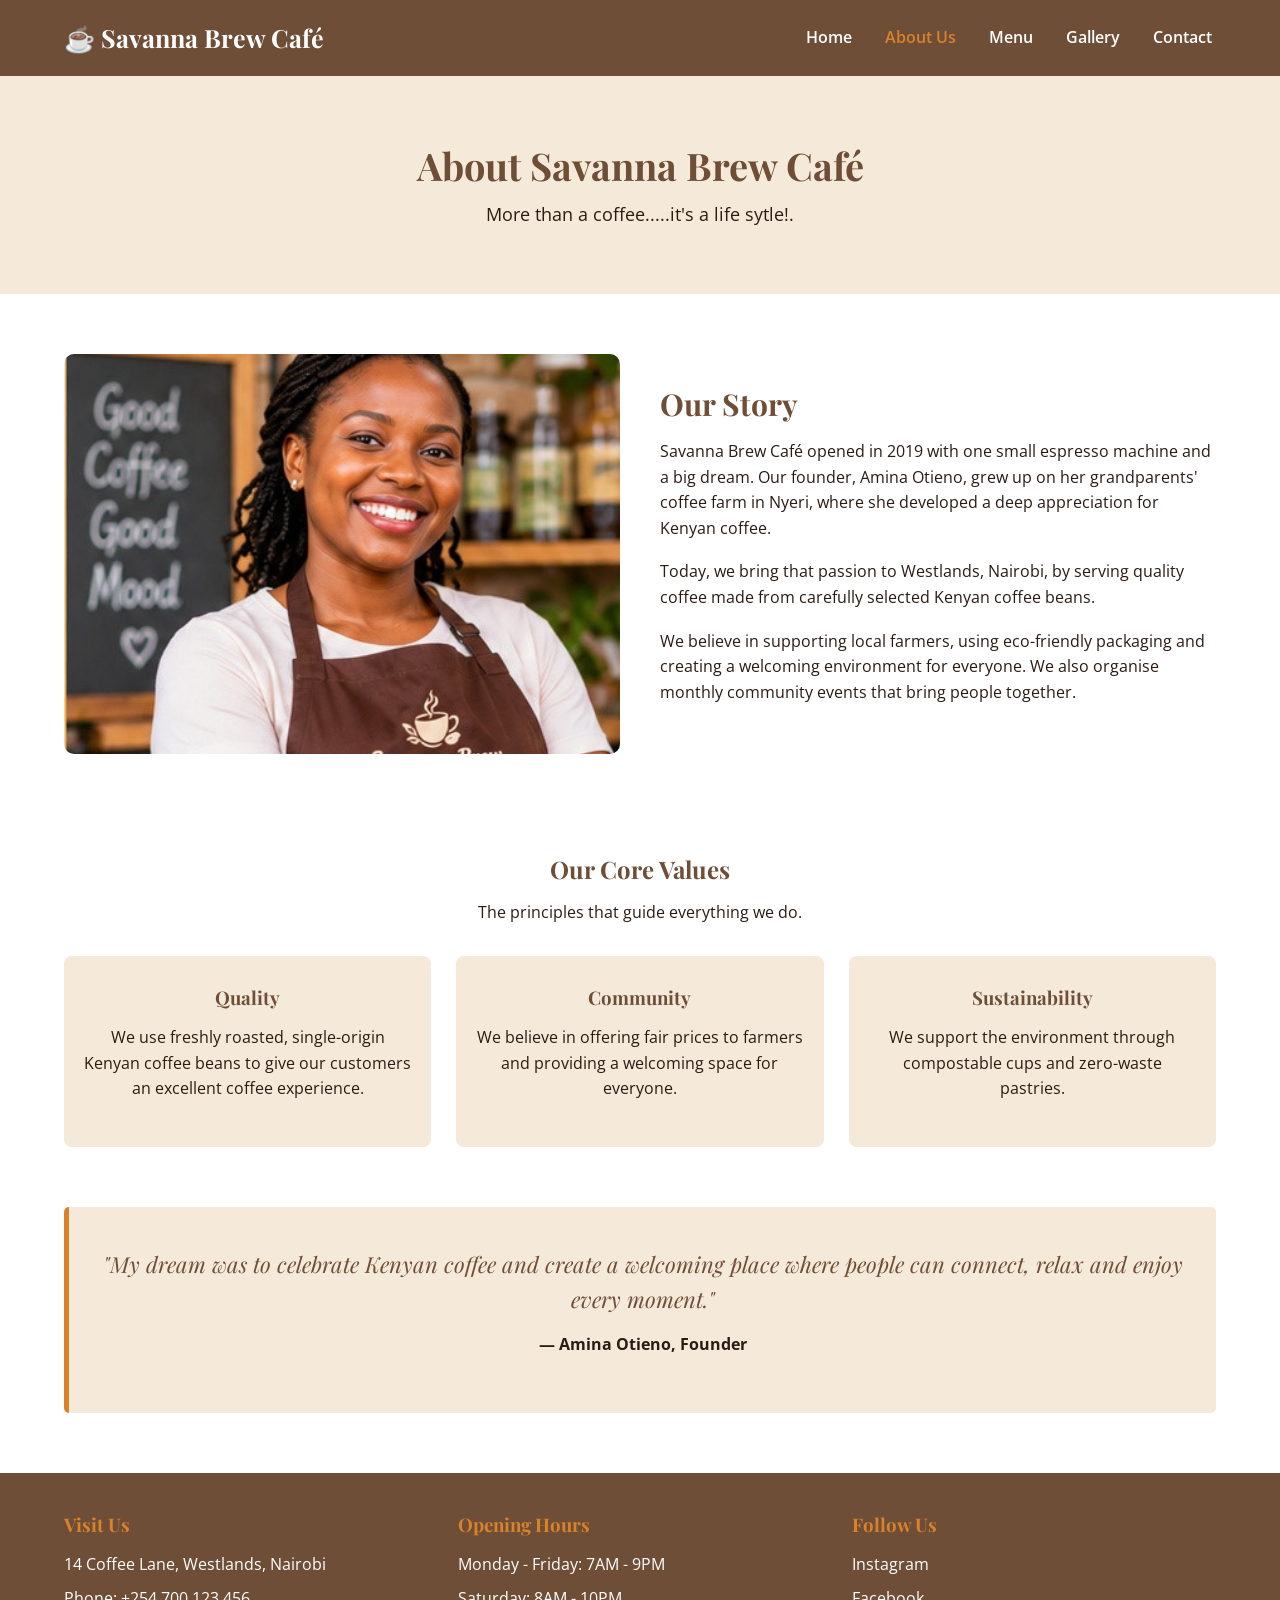
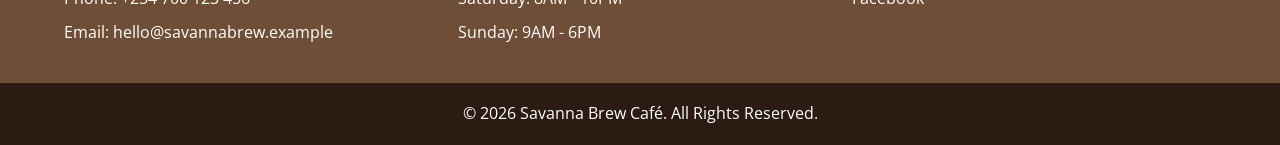
<file: about.html>
<!DOCTYPE html>
<html lang="en">
<head>
    <meta charset="UTF-8">
    <meta name="viewport" content="width=device-width, initial-scale=1.0">

    <title>About Us | Savanna Brew Café</title>

    <link rel="stylesheet" href="css/style.css">

    <link href="https://fonts.googleapis.com/css2?family=Open+Sans:wght@400;600;700&family=Playfair+Display:wght@600;700&display=swap" rel="stylesheet">
</head>

<body>

    <!-- HEADER AND NAVIGATION -->
    <header>
        <div class="container">
            <div class="logo">
                <a href="index.html">☕ Savanna Brew Café</a>
            </div>

            <nav>
                <ul>
                    <li><a href="index.html">Home</a></li>
                    <li><a href="about.html" class="active" aria-current="page">About Us</a></li>
                    <li><a href="menu.html">Menu</a></li>
                    <li><a href="gallery.html">Gallery</a></li>
                    <li><a href="contact.html">Contact</a></li>
                </ul>
            </nav>
        </div>
    </header>


    <!-- PAGE BANNER -->
    <section class="page-banner">
        <div class="container">
            <h1>About Savanna Brew Café</h1>
            <p>More than a coffee.....it's a life sytle!.</p>
        </div>
    </section>


    <!-- ABOUT THE CAFE -->
    <main>

        <section class="about-section container">

            <div class="about-image">
                <img src="images/about-owner.jpg">
            </div>

            <div class="about-content">
                <h2>Our Story</h2>

                <p>
                    Savanna Brew Café opened in 2019 with one small
                    espresso machine and a big dream. Our founder,
                    Amina Otieno, grew up on her grandparents'
                    coffee farm in Nyeri, where she developed a
                    deep appreciation for Kenyan coffee.
                </p>

                <p>
                    Today, we bring that passion to Westlands,
                    Nairobi, by serving quality coffee made from
                    carefully selected Kenyan coffee beans.
                </p>

                <p>
                    We believe in supporting local farmers,
                    using eco-friendly packaging and creating
                    a welcoming environment for everyone.
                    We also organise monthly community events
                    that bring people together.
                </p>

            </div>

        </section>


        <!-- OUR VALUES -->
        <section class="values-section container">

            <h2>Our Core Values</h2>

            <p class="section-intro">
                The principles that guide everything we do.
            </p>

            <div class="values-container">

                <div class="value-card">
                    <h3>Quality</h3>
                    <p>
                        We use freshly roasted, single-origin
                        Kenyan coffee beans to give our customers
                        an excellent coffee experience.
                    </p>
                </div>

                <div class="value-card">
                    <h3>Community</h3>
                    <p>
                        We believe in offering fair prices to
                        farmers and providing a welcoming space
                        for everyone.
                    </p>
                </div>

                <div class="value-card">
                    <h3>Sustainability</h3>
                    <p>
                        We support the environment through
                        compostable cups and zero-waste pastries.
                    </p>
                </div>

            </div>

        </section>


        <!-- FOUNDER'S QUOTE -->
        <section class="quote-section container">

            <blockquote>
                "My dream was to celebrate Kenyan coffee and
                create a welcoming place where people can
                connect, relax and enjoy every moment."
            </blockquote>

            <p class="quote-author">
                — Amina Otieno, Founder
            </p>

        </section>

    </main>


    <!-- FOOTER -->
    <footer>
        <div class="container footer-container">

            <div class="footer-column">
                <h3>Visit Us</h3>
                <p>14 Coffee Lane, Westlands, Nairobi</p>
                <p>Phone: +254 700 123 456</p>
                <p>Email: hello@savannabrew.example</p>
            </div>

            <div class="footer-column">
                <h3>Opening Hours</h3>
                <p>Monday - Friday: 7AM - 9PM</p>
                <p>Saturday: 8AM - 10PM</p>
                <p>Sunday: 9AM - 6PM</p>
            </div>

            <div class="footer-column">
                <h3>Follow Us</h3>
                <p>
                    <a href="https://www.instagram.com/"
                       target="_blank"
                       rel="noopener noreferrer">Instagram</a>
                </p>

                <p>
                    <a href="https://www.facebook.com/"
                       target="_blank"
                       rel="noopener noreferrer">Facebook</a>
                </p>
            </div>

        </div>

        <div class="copyright">
            <p>&copy; 2026 Savanna Brew Café.
               All Rights Reserved.</p>
        </div>
    </footer>

</body>
</html>
</file>
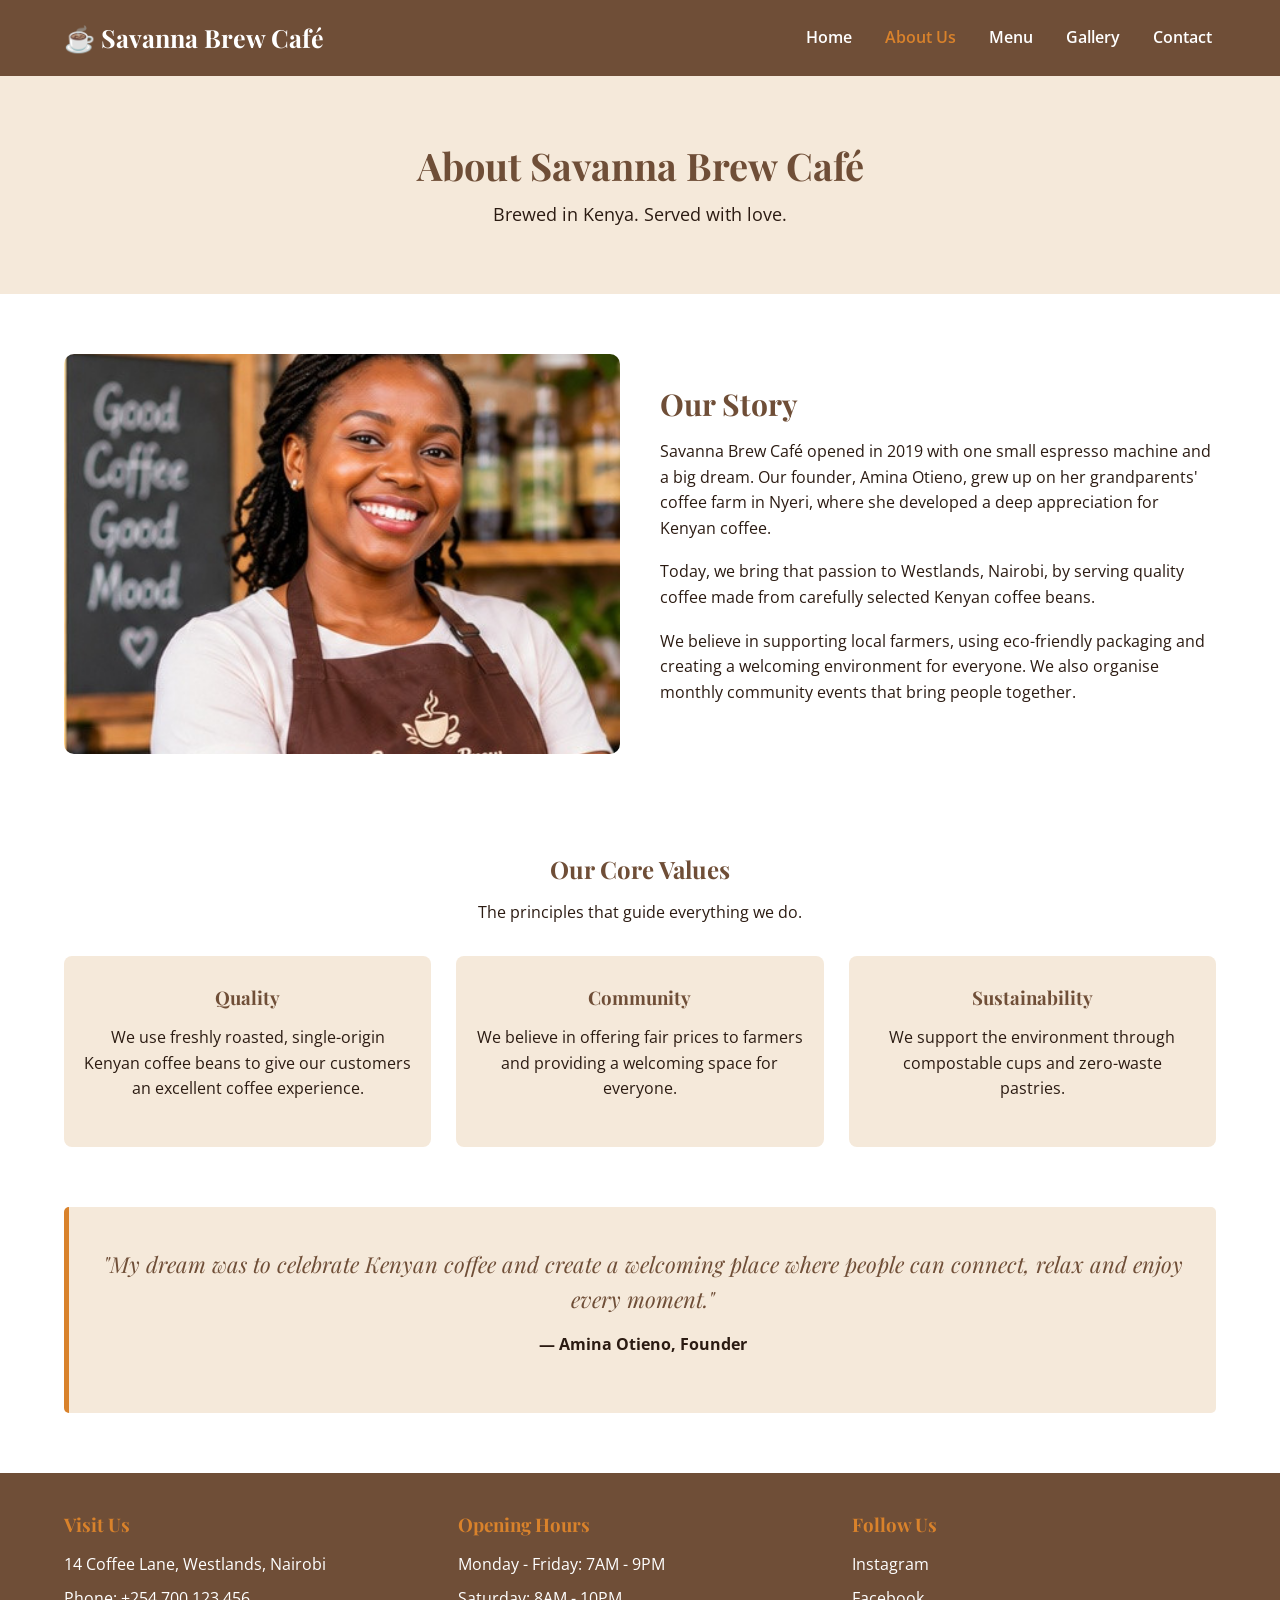
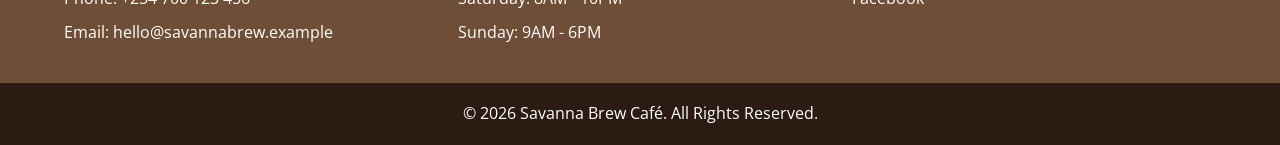
<file: about.HTML>
<!DOCTYPE html>
<html lang="en">
<head>
    <meta charset="UTF-8">
    <meta name="viewport" content="width=device-width, initial-scale=1.0">

    <title>About Us | Savanna Brew Café</title>

    <link rel="stylesheet" href="css/style.css">

    <link href="https://fonts.googleapis.com/css2?family=Open+Sans:wght@400;600;700&family=Playfair+Display:wght@600;700&display=swap" rel="stylesheet">
</head>

<body>

    <!-- HEADER AND NAVIGATION -->
    <header>
        <div class="container">
            <div class="logo">
                <a href="index.html">☕ Savanna Brew Café</a>
            </div>

            <nav>
                <ul>
                    <li><a href="index.html">Home</a></li>
                    <li><a href="about.html" class="active" aria-current="page">About Us</a></li>
                    <li><a href="menu.html">Menu</a></li>
                    <li><a href="gallery.html">Gallery</a></li>
                    <li><a href="contact.html">Contact</a></li>
                </ul>
            </nav>
        </div>
    </header>


    <!-- PAGE BANNER -->
    <section class="page-banner">
        <div class="container">
            <h1>About Savanna Brew Café</h1>
            <p>Brewed in Kenya. Served with love.</p>
        </div>
    </section>


    <!-- ABOUT THE CAFE -->
    <main>

        <section class="about-section container">

            <div class="about-image">
                <img src="images/about-owner.jpg"
                     alt="Founder of Savanna Brew Café">
            </div>

            <div class="about-content">
                <h2>Our Story</h2>

                <p>
                    Savanna Brew Café opened in 2019 with one small
                    espresso machine and a big dream. Our founder,
                    Amina Otieno, grew up on her grandparents'
                    coffee farm in Nyeri, where she developed a
                    deep appreciation for Kenyan coffee.
                </p>

                <p>
                    Today, we bring that passion to Westlands,
                    Nairobi, by serving quality coffee made from
                    carefully selected Kenyan coffee beans.
                </p>

                <p>
                    We believe in supporting local farmers,
                    using eco-friendly packaging and creating
                    a welcoming environment for everyone.
                    We also organise monthly community events
                    that bring people together.
                </p>

            </div>

        </section>


        <!-- OUR VALUES -->
        <section class="values-section container">

            <h2>Our Core Values</h2>

            <p class="section-intro">
                The principles that guide everything we do.
            </p>

            <div class="values-container">

                <div class="value-card">
                    <h3>Quality</h3>
                    <p>
                        We use freshly roasted, single-origin
                        Kenyan coffee beans to give our customers
                        an excellent coffee experience.
                    </p>
                </div>

                <div class="value-card">
                    <h3>Community</h3>
                    <p>
                        We believe in offering fair prices to
                        farmers and providing a welcoming space
                        for everyone.
                    </p>
                </div>

                <div class="value-card">
                    <h3>Sustainability</h3>
                    <p>
                        We support the environment through
                        compostable cups and zero-waste pastries.
                    </p>
                </div>

            </div>

        </section>


        <!-- FOUNDER'S QUOTE -->
        <section class="quote-section container">

            <blockquote>
                "My dream was to celebrate Kenyan coffee and
                create a welcoming place where people can
                connect, relax and enjoy every moment."
            </blockquote>

            <p class="quote-author">
                — Amina Otieno, Founder
            </p>

        </section>

    </main>


    <!-- FOOTER -->
    <footer>
        <div class="container footer-container">

            <div class="footer-column">
                <h3>Visit Us</h3>
                <p>14 Coffee Lane, Westlands, Nairobi</p>
                <p>Phone: +254 700 123 456</p>
                <p>Email: hello@savannabrew.example</p>
            </div>

            <div class="footer-column">
                <h3>Opening Hours</h3>
                <p>Monday - Friday: 7AM - 9PM</p>
                <p>Saturday: 8AM - 10PM</p>
                <p>Sunday: 9AM - 6PM</p>
            </div>

            <div class="footer-column">
                <h3>Follow Us</h3>
                <p>
                    <a href="https://www.instagram.com/"
                       target="_blank"
                       rel="noopener noreferrer">Instagram</a>
                </p>

                <p>
                    <a href="https://www.facebook.com/"
                       target="_blank"
                       rel="noopener noreferrer">Facebook</a>
                </p>
            </div>

        </div>

        <div class="copyright">
            <p>&copy; 2026 Savanna Brew Café.
               All Rights Reserved.</p>
        </div>
    </footer>

</body>
</html>
</file>
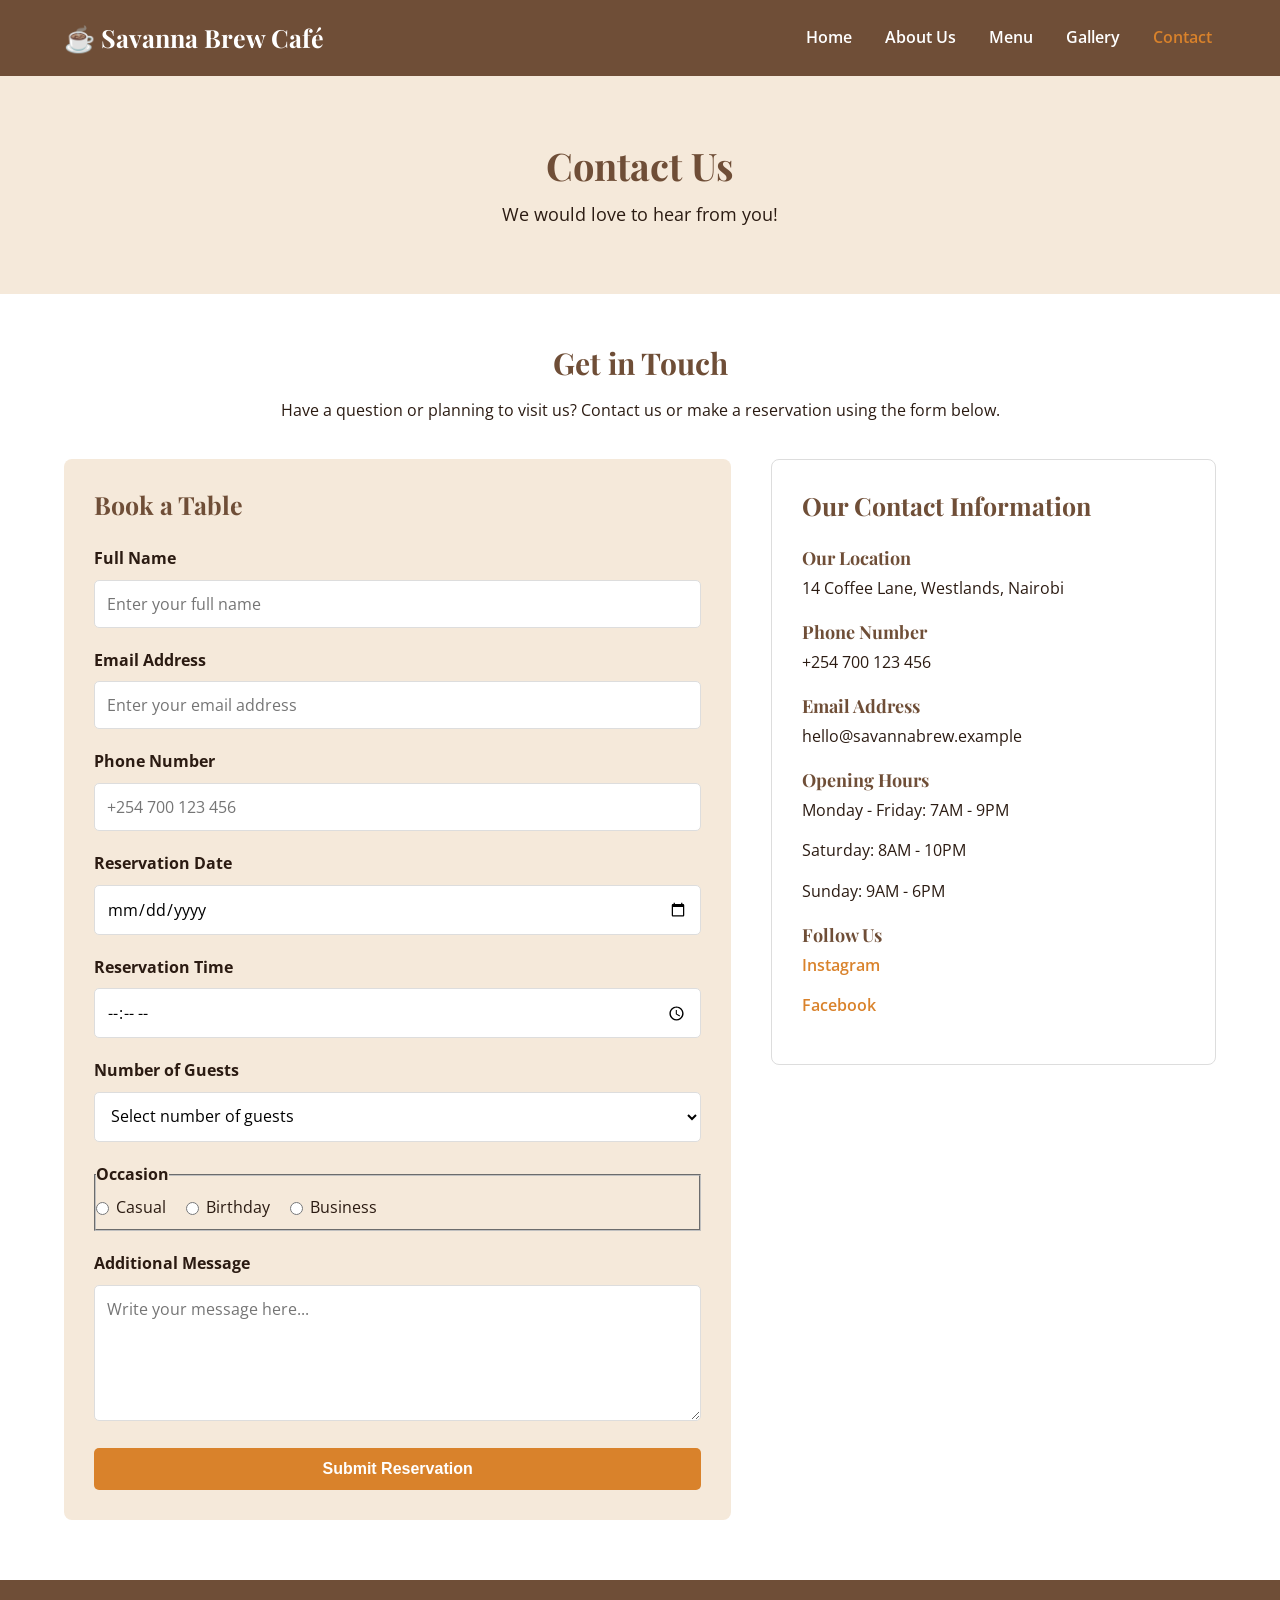
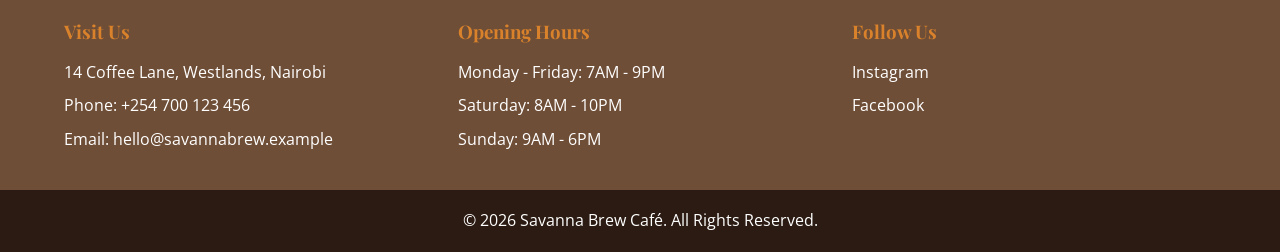
<file: contact.HTML>
<!DOCTYPE html>
<html lang="en">
<head>
    <meta charset="UTF-8">
    <meta name="viewport" content="width=device-width, initial-scale=1.0">

    <title>Contact Us | Savanna Brew Café</title>

    <link rel="stylesheet" href="css/style.css">

    <link href="https://fonts.googleapis.com/css2?family=Open+Sans:wght@400;600;700&family=Playfair+Display:wght@600;700&display=swap" rel="stylesheet">
</head>

<body>

    <!-- HEADER AND NAVIGATION -->
    <header>
        <div class="container">

            <div class="logo">
                <a href="index.html">☕ Savanna Brew Café</a>
            </div>

            <nav>
                <ul>
                    <li><a href="index.html">Home</a></li>
                    <li><a href="about.html">About Us</a></li>
                    <li><a href="menu.html">Menu</a></li>
                    <li><a href="gallery.html">Gallery</a></li>
                    <li><a href="contact.html" class="active" aria-current="page">Contact</a></li>
                </ul>
            </nav>

        </div>
    </header>


    <!-- CONTACT BANNER -->
    <section class="page-banner">
        <div class="container">
            <h1>Contact Us</h1>
            <p>We would love to hear from you!</p>
        </div>
    </section>


    <!-- MAIN CONTACT CONTENT -->
    <main class="container contact-section">

        <h2>Get in Touch</h2>

        <p class="section-intro">
            Have a question or planning to visit us?
            Contact us or make a reservation using the form below.
        </p>


        <div class="contact-container">


            <!-- RESERVATION FORM -->
            <section class="reservation-form">

                <h2>Book a Table</h2>

                <form action="#" method="post">

                    <div class="form-group">
                        <label for="fullname">Full Name</label>

                        <input
                            type="text"
                            id="fullname"
                            name="fullname"
                            placeholder="Enter your full name"
                            required>
                    </div>


                    <div class="form-group">
                        <label for="email">Email Address</label>

                        <input
                            type="email"
                            id="email"
                            name="email"
                            placeholder="Enter your email address"
                            required>
                    </div>


                    <div class="form-group">
                        <label for="phone">Phone Number</label>

                        <input
                            type="tel"
                            id="phone"
                            name="phone"
                            placeholder="+254 700 123 456">
                    </div>


                    <div class="form-group">
                        <label for="date">Reservation Date</label>

                        <input
                            type="date"
                            id="date"
                            name="date"
                            required>
                    </div>


                    <div class="form-group">
                        <label for="time">Reservation Time</label>

                        <input
                            type="time"
                            id="time"
                            name="time"
                            required>
                    </div>


                    <div class="form-group">
                        <label for="guests">Number of Guests</label>

                        <select id="guests" name="guests" required>

                            <option value="">Select number of guests</option>

                            <option value="1">1 Guest</option>
                            <option value="2">2 Guests</option>
                            <option value="3">3 Guests</option>
                            <option value="4">4 Guests</option>
                            <option value="5">5 Guests</option>
                            <option value="6">6 Guests</option>
                            <option value="7">7 Guests</option>
                            <option value="8">8 Guests</option>
                            <option value="9">9 Guests</option>
                            <option value="10">10 Guests</option>

                        </select>
                    </div>


                    <!-- OCCASION -->
                    <fieldset class="form-group">

                        <legend>Occasion</legend>

                        <div class="radio-group">

                            <label>
                                <input
                                    type="radio"
                                    name="occasion"
                                    value="casual">
                                Casual
                            </label>

                            <label>
                                <input
                                    type="radio"
                                    name="occasion"
                                    value="birthday">
                                Birthday
                            </label>

                            <label>
                                <input
                                    type="radio"
                                    name="occasion"
                                    value="business">
                                Business
                            </label>

                        </div>

                    </fieldset>


                    <!-- ADDITIONAL MESSAGE -->
                    <div class="form-group">

                        <label for="message">Additional Message</label>

                        <textarea
                            id="message"
                            name="message"
                            rows="5"
                            placeholder="Write your message here..."></textarea>

                    </div>


                    <!-- SUBMIT BUTTON -->
                    <button type="submit" class="btn">
                        Submit Reservation
                    </button>

                </form>

            </section>


            <!-- CONTACT INFORMATION -->
            <section class="contact-information">

                <h2>Our Contact Information</h2>

                <div class="contact-details">

                    <h3>Our Location</h3>

                    <p>14 Coffee Lane, Westlands, Nairobi</p>


                    <h3>Phone Number</h3>

                    <p>+254 700 123 456</p>


                    <h3>Email Address</h3>

                    <p>hello@savannabrew.example</p>


                    <h3>Opening Hours</h3>

                    <p>Monday - Friday: 7AM - 9PM</p>

                    <p>Saturday: 8AM - 10PM</p>

                    <p>Sunday: 9AM - 6PM</p>


                    <h3>Follow Us</h3>

                    <p>
                        <a href="https://www.instagram.com/"
                           target="_blank"
                           rel="noopener noreferrer">
                            Instagram
                        </a>
                    </p>

                    <p>
                        <a href="https://www.facebook.com/"
                           target="_blank"
                           rel="noopener noreferrer">
                            Facebook
                        </a>
                    </p>

                </div>

            </section>

        </div>

    </main>


    <!-- FOOTER -->
    <footer>

        <div class="container footer-container">

            <div class="footer-column">
                <h3>Visit Us</h3>
                <p>14 Coffee Lane, Westlands, Nairobi</p>
                <p>Phone: +254 700 123 456</p>
                <p>Email: hello@savannabrew.example</p>
            </div>


            <div class="footer-column">
                <h3>Opening Hours</h3>
                <p>Monday - Friday: 7AM - 9PM</p>
                <p>Saturday: 8AM - 10PM</p>
                <p>Sunday: 9AM - 6PM</p>
            </div>


            <div class="footer-column">
                <h3>Follow Us</h3>

                <p>
                    <a href="https://www.instagram.com/"
                       target="_blank"
                       rel="noopener noreferrer">Instagram</a>
                </p>

                <p>
                    <a href="https://www.facebook.com/"
                       target="_blank"
                       rel="noopener noreferrer">Facebook</a>
                </p>
            </div>

        </div>


        <div class="copyright">
            <p>&copy; 2026 Savanna Brew Café.
               All Rights Reserved.</p>
        </div>

    </footer>

</body>
</html>
</file>
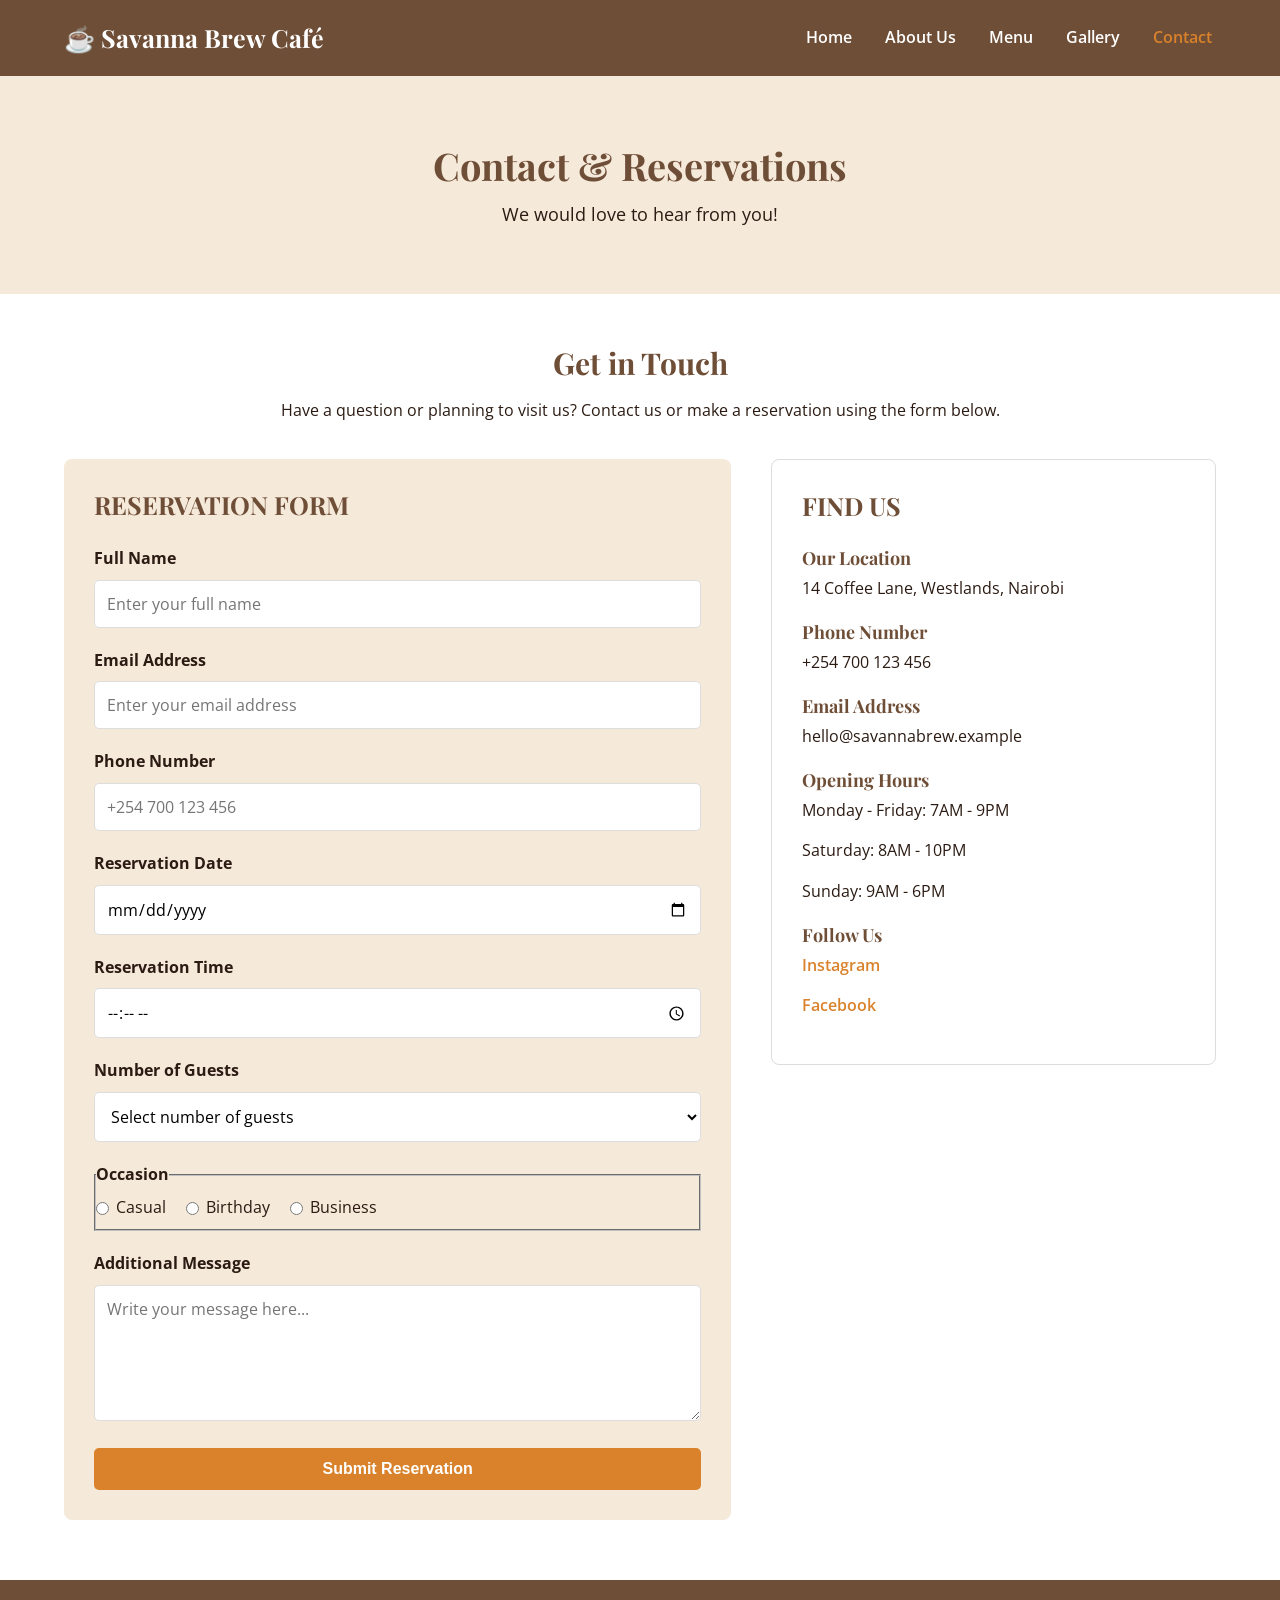
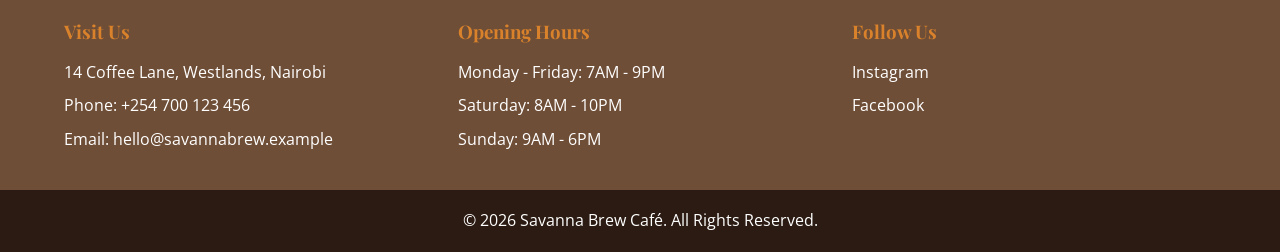
<file: contact.html>
<!DOCTYPE html>
<html lang="en">
<head>
    <meta charset="UTF-8">
    <meta name="viewport" content="width=device-width, initial-scale=1.0">

    <title>Contact Us | Savanna Brew Café</title>

    <link rel="stylesheet" href="css/style.css">

    <link href="https://fonts.googleapis.com/css2?family=Open+Sans:wght@400;600;700&family=Playfair+Display:wght@600;700&display=swap" rel="stylesheet">
</head>

<body>

    <!-- HEADER AND NAVIGATION -->
    <header>
        <div class="container">

            <div class="logo">
                <a href="index.html">☕ Savanna Brew Café</a>
            </div>

            <nav>
                <ul>
                    <li><a href="index.html">Home</a></li>
                    <li><a href="about.html">About Us</a></li>
                    <li><a href="menu.html">Menu</a></li>
                    <li><a href="gallery.html">Gallery</a></li>
                    <li><a href="contact.html" class="active" aria-current="page">Contact</a></li>
                </ul>
            </nav>

        </div>
    </header>


    <!-- CONTACT BANNER -->
    <section class="page-banner">
        <div class="container">
            <h1>Contact & Reservations</h1>
            <p>We would love to hear from you!</p>
        </div>
    </section>


    <!-- MAIN CONTACT CONTENT -->
    <main class="container contact-section">

        <h2>Get in Touch</h2>

        <p class="section-intro">
            Have a question or planning to visit us?
            Contact us or make a reservation using the form below.
        </p>


        <div class="contact-container">


            <!-- RESERVATION FORM -->
            <section class="reservation-form">

                <h2>RESERVATION FORM</h2>

                <form action="#" method="post">

                    <div class="form-group">
                        <label for="fullname">Full Name</label>

                        <input
                            type="text"
                            id="fullname"
                            name="fullname"
                            placeholder="Enter your full name"
                            required>
                    </div>


                    <div class="form-group">
                        <label for="email">Email Address</label>

                        <input
                            type="email"
                            id="email"
                            name="email"
                            placeholder="Enter your email address"
                            required>
                    </div>


                    <div class="form-group">
                        <label for="phone">Phone Number</label>

                        <input
                            type="tel"
                            id="phone"
                            name="phone"
                            placeholder="+254 700 123 456">
                    </div>


                    <div class="form-group">
                        <label for="date">Reservation Date</label>

                        <input
                            type="date"
                            id="date"
                            name="date"
                            required>
                    </div>


                    <div class="form-group">
                        <label for="time">Reservation Time</label>

                        <input
                            type="time"
                            id="time"
                            name="time"
                            required>
                    </div>


                    <div class="form-group">
                        <label for="guests">Number of Guests</label>

                        <select id="guests" name="guests" required>

                            <option value="">Select number of guests</option>

                            <option value="1">1 Guest</option>
                            <option value="2">2 Guests</option>
                            <option value="3">3 Guests</option>
                            <option value="4">4 Guests</option>
                            <option value="5">5 Guests</option>
                            <option value="6">6 Guests</option>
                            <option value="7">7 Guests</option>
                            <option value="8">8 Guests</option>
                            <option value="9">9 Guests</option>
                            <option value="10">10 Guests</option>

                        </select>
                    </div>


                    <!-- OCCASION -->
                    <fieldset class="form-group">

                        <legend>Occasion</legend>

                        <div class="radio-group">

                            <label>
                                <input
                                    type="radio"
                                    name="occasion"
                                    value="casual">
                                Casual
                            </label>

                            <label>
                                <input
                                    type="radio"
                                    name="occasion"
                                    value="birthday">
                                Birthday
                            </label>

                            <label>
                                <input
                                    type="radio"
                                    name="occasion"
                                    value="business">
                                Business
                            </label>

                        </div>

                    </fieldset>


                    <!-- ADDITIONAL MESSAGE -->
                    <div class="form-group">

                        <label for="message">Additional Message</label>

                        <textarea
                            id="message"
                            name="message"
                            rows="5"
                            placeholder="Write your message here..."></textarea>

                    </div>


                    <!-- SUBMIT BUTTON -->
                    <button type="submit" class="btn">
                        Submit Reservation
                    </button>

                </form>

            </section>


            <!-- CONTACT INFORMATION -->
            <section class="contact-information">

                <h2>FIND US</h2>

                <div class="contact-details">

                    <h3>Our Location</h3>

                    <p>14 Coffee Lane, Westlands, Nairobi</p>


                    <h3>Phone Number</h3>

                    <p>+254 700 123 456</p>


                    <h3>Email Address</h3>

                    <p>hello@savannabrew.example</p>


                    <h3>Opening Hours</h3>

                    <p>Monday - Friday: 7AM - 9PM</p>

                    <p>Saturday: 8AM - 10PM</p>

                    <p>Sunday: 9AM - 6PM</p>


                    <h3>Follow Us</h3>

                    <p>
                        <a href="https://www.instagram.com/"
                           target="_blank"
                           rel="noopener noreferrer">
                            Instagram
                        </a>
                    </p>

                    <p>
                        <a href="https://www.facebook.com/"
                           target="_blank"
                           rel="noopener noreferrer">
                            Facebook
                        </a>
                    </p>

                </div>

            </section>

        </div>

    </main>


    <!-- FOOTER -->
    <footer>

        <div class="container footer-container">

            <div class="footer-column">
                <h3>Visit Us</h3>
                <p>14 Coffee Lane, Westlands, Nairobi</p>
                <p>Phone: +254 700 123 456</p>
                <p>Email: hello@savannabrew.example</p>
            </div>


            <div class="footer-column">
                <h3>Opening Hours</h3>
                <p>Monday - Friday: 7AM - 9PM</p>
                <p>Saturday: 8AM - 10PM</p>
                <p>Sunday: 9AM - 6PM</p>
            </div>


            <div class="footer-column">
                <h3>Follow Us</h3>

                <p>
                    <a href="https://www.instagram.com/"
                       target="_blank"
                       rel="noopener noreferrer">Instagram</a>
                </p>

                <p>
                    <a href="https://www.facebook.com/"
                       target="_blank"
                       rel="noopener noreferrer">Facebook</a>
                </p>
            </div>

        </div>


        <div class="copyright">
            <p>&copy; 2026 Savanna Brew Café.
               All Rights Reserved.</p>
        </div>

    </footer>

</body>
</html>
</file>
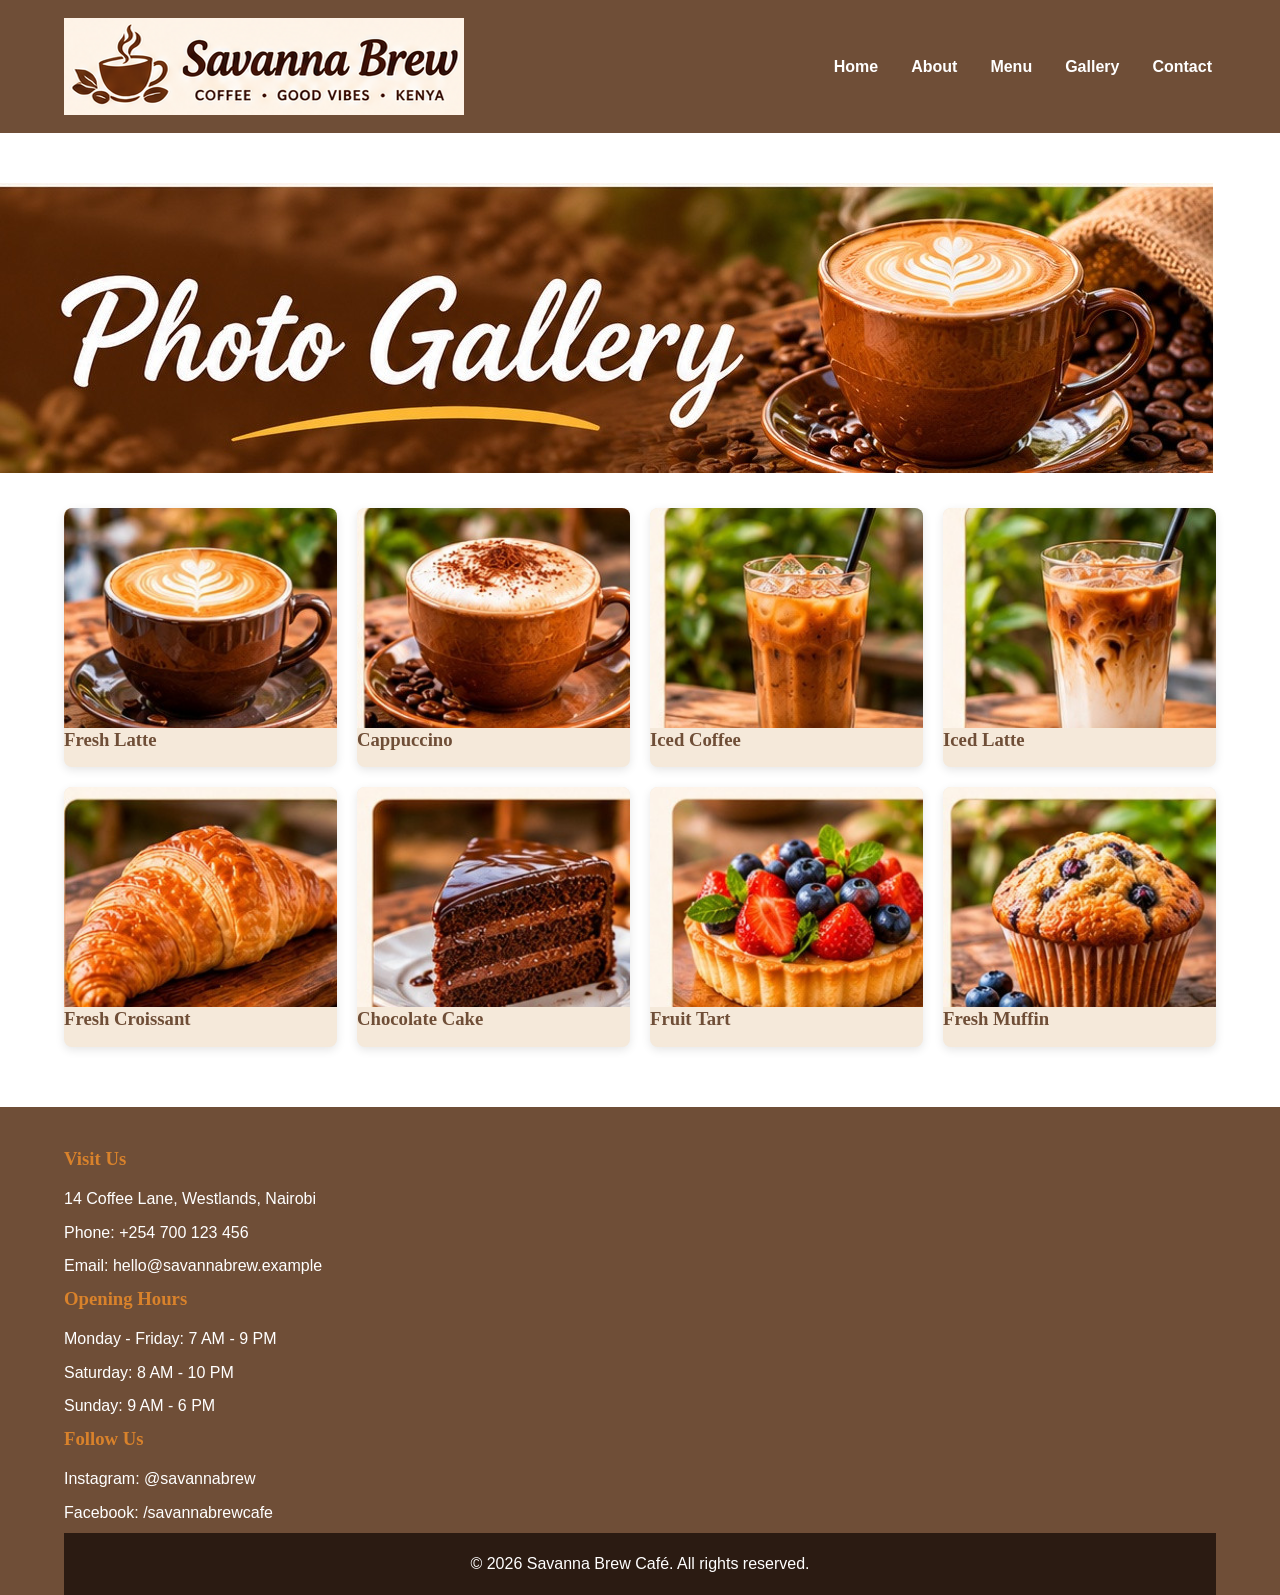
<file: gallery.HTML>
<!DOCTYPE html>
<html lang="en">
<head>
<meta charset="UTF-8">
<meta name="viewport" content="width=device-width, initial-scale=1.0">
<title>Gallery | Savanna Brew Café</title>
<link rel="stylesheet" href="css/style.css">
</head>
<body>
<header class="site-header">
<div class="container">
<a href="index.html" class="logo">
<img src="images/savanna-brew-logo.png" alt="Savanna Brew Café Logo">
</a>
<nav class="main-nav">
<ul>
<li><a href="index.html">Home</a></li>
<li><a href="about.html">About</a></li>
<li><a href="menu.html">Menu</a></li>
<li><a href="gallery.html" aria-current="page">Gallery</a></li>
<li><a href="contact.html">Contact</a></li>
</ul>
</nav>
</div>
</header>
<section class="gallery-section">
<div class="gallery-heading">
<img src="images/gallery-coffee-banner.jpg" alt="Savanna Brew Café Gallery">
</div>
<div class="container">
<div class="gallery-grid">
<div class="gallery-item">
<img src="images/latte.jpg" alt="Freshly prepared latte">
<h3>Fresh Latte</h3>
</div>
<div class="gallery-item">
<img src="images/cappuccino.jpg" alt="Creamy cappuccino">
<h3>Cappuccino</h3>
</div>
<div class="gallery-item">
<img src="images/iced-coffee.jpg" alt="Iced coffee">
<h3>Iced Coffee</h3>
</div>
<div class="gallery-item">
<img src="images/iced-latte.jpg" alt="Iced latte">
<h3>Iced Latte</h3>
</div>
<div class="gallery-item">
<img src="images/croissant.jpg" alt="Fresh croissant">
<h3>Fresh Croissant</h3>
</div>
<div class="gallery-item">
<img src="images/chocolate-cake.jpg" alt="Chocolate cake">
<h3>Chocolate Cake</h3>
</div>
<div class="gallery-item">
<img src="images/fruit-tart.jpg" alt="Fresh fruit tart">
<h3>Fruit Tart</h3>
</div>
<div class="gallery-item">
<img src="images/muffin.jpg" alt="Fresh muffin">
<h3>Fresh Muffin</h3>
</div>
</div>
</div>
</section>
<footer class="site-footer">
<div class="container">
<div class="footer-content">
<div class="footer-column">
<h3>Visit Us</h3>
<p>14 Coffee Lane, Westlands, Nairobi</p>
<p>Phone: +254 700 123 456</p>
<p>Email: hello@savannabrew.example</p>
</div>
<div class="footer-column">
<h3>Opening Hours</h3>
<p>Monday - Friday: 7 AM - 9 PM</p>
<p>Saturday: 8 AM - 10 PM</p>
<p>Sunday: 9 AM - 6 PM</p>
</div>
<div class="footer-column">
<h3>Follow Us</h3>
<p><a href="#">Instagram: @savannabrew</a></p>
<p><a href="#">Facebook: /savannabrewcafe</a></p>
</div>
</div>
<div class="copyright">
<p>© 2026 Savanna Brew Café. All rights reserved.</p>
</div>
</div>
</footer>
</body>
</html>
</file>
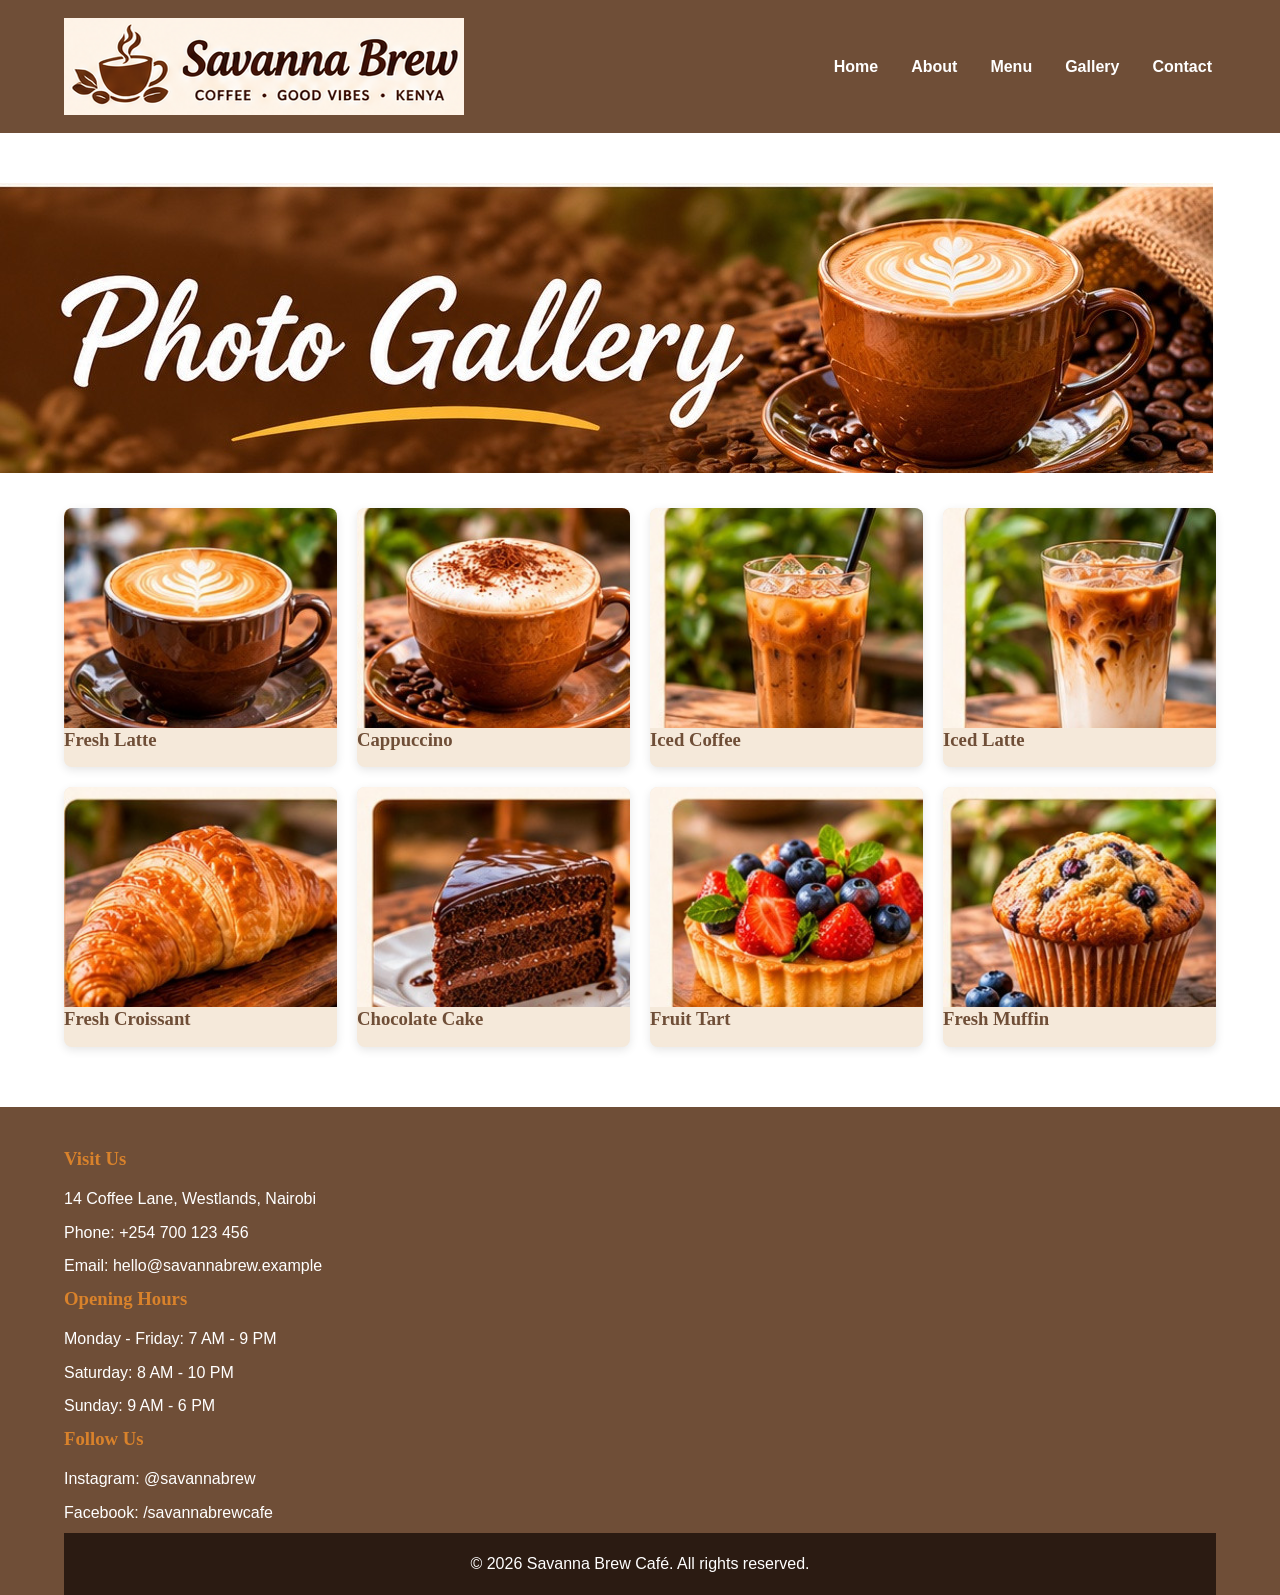
<file: gallery.html>
<!DOCTYPE html>
<html lang="en">
<head>
<meta charset="UTF-8">
<meta name="viewport" content="width=device-width, initial-scale=1.0">
<title>Gallery | Savanna Brew Café</title>
<link rel="stylesheet" href="css/style.css">
</head>
<body>
<header class="site-header">
<div class="container">
<a href="index.html" class="logo">
<img src="images/savanna-brew-logo.png" alt="Savanna Brew Café Logo">
</a>
<nav class="main-nav">
<ul>
<li><a href="index.html">Home</a></li>
<li><a href="about.html">About</a></li>
<li><a href="menu.html">Menu</a></li>
<li><a href="gallery.html" aria-current="page">Gallery</a></li>
<li><a href="contact.html">Contact</a></li>
</ul>
</nav>
</div>
</header>
<section class="gallery-section">
<div class="gallery-heading">
<img src="images/gallery-coffee-banner.jpg" alt="Savanna Brew Café Gallery">
</div>
<div class="container">
<div class="gallery-grid">
<div class="gallery-item">
<img src="images/latte.jpg" alt="Freshly prepared latte">
<h3>Fresh Latte</h3>
</div>
<div class="gallery-item">
<img src="images/cappuccino.jpg" alt="Creamy cappuccino">
<h3>Cappuccino</h3>
</div>
<div class="gallery-item">
<img src="images/iced-coffee.jpg" alt="Iced coffee">
<h3>Iced Coffee</h3>
</div>
<div class="gallery-item">
<img src="images/iced-latte.jpg" alt="Iced latte">
<h3>Iced Latte</h3>
</div>
<div class="gallery-item">
<img src="images/croissant.jpg" alt="Fresh croissant">
<h3>Fresh Croissant</h3>
</div>
<div class="gallery-item">
<img src="images/chocolate-cake.jpg" alt="Chocolate cake">
<h3>Chocolate Cake</h3>
</div>
<div class="gallery-item">
<img src="images/fruit-tart.jpg" alt="Fresh fruit tart">
<h3>Fruit Tart</h3>
</div>
<div class="gallery-item">
<img src="images/muffin.jpg" alt="Fresh muffin">
<h3>Fresh Muffin</h3>
</div>
</div>
</div>
</section>
<footer class="site-footer">
<div class="container">
<div class="footer-content">
<div class="footer-column">
<h3>Visit Us</h3>
<p>14 Coffee Lane, Westlands, Nairobi</p>
<p>Phone: +254 700 123 456</p>
<p>Email: hello@savannabrew.example</p>
</div>
<div class="footer-column">
<h3>Opening Hours</h3>
<p>Monday - Friday: 7 AM - 9 PM</p>
<p>Saturday: 8 AM - 10 PM</p>
<p>Sunday: 9 AM - 6 PM</p>
</div>
<div class="footer-column">
<h3>Follow Us</h3>
<p><a href="#">Instagram: @savannabrew</a></p>
<p><a href="#">Facebook: /savannabrewcafe</a></p>
</div>
</div>
<div class="copyright">
<p>© 2026 Savanna Brew Café. All rights reserved.</p>
</div>
</div>
</footer>
</body>
</html>
</file>
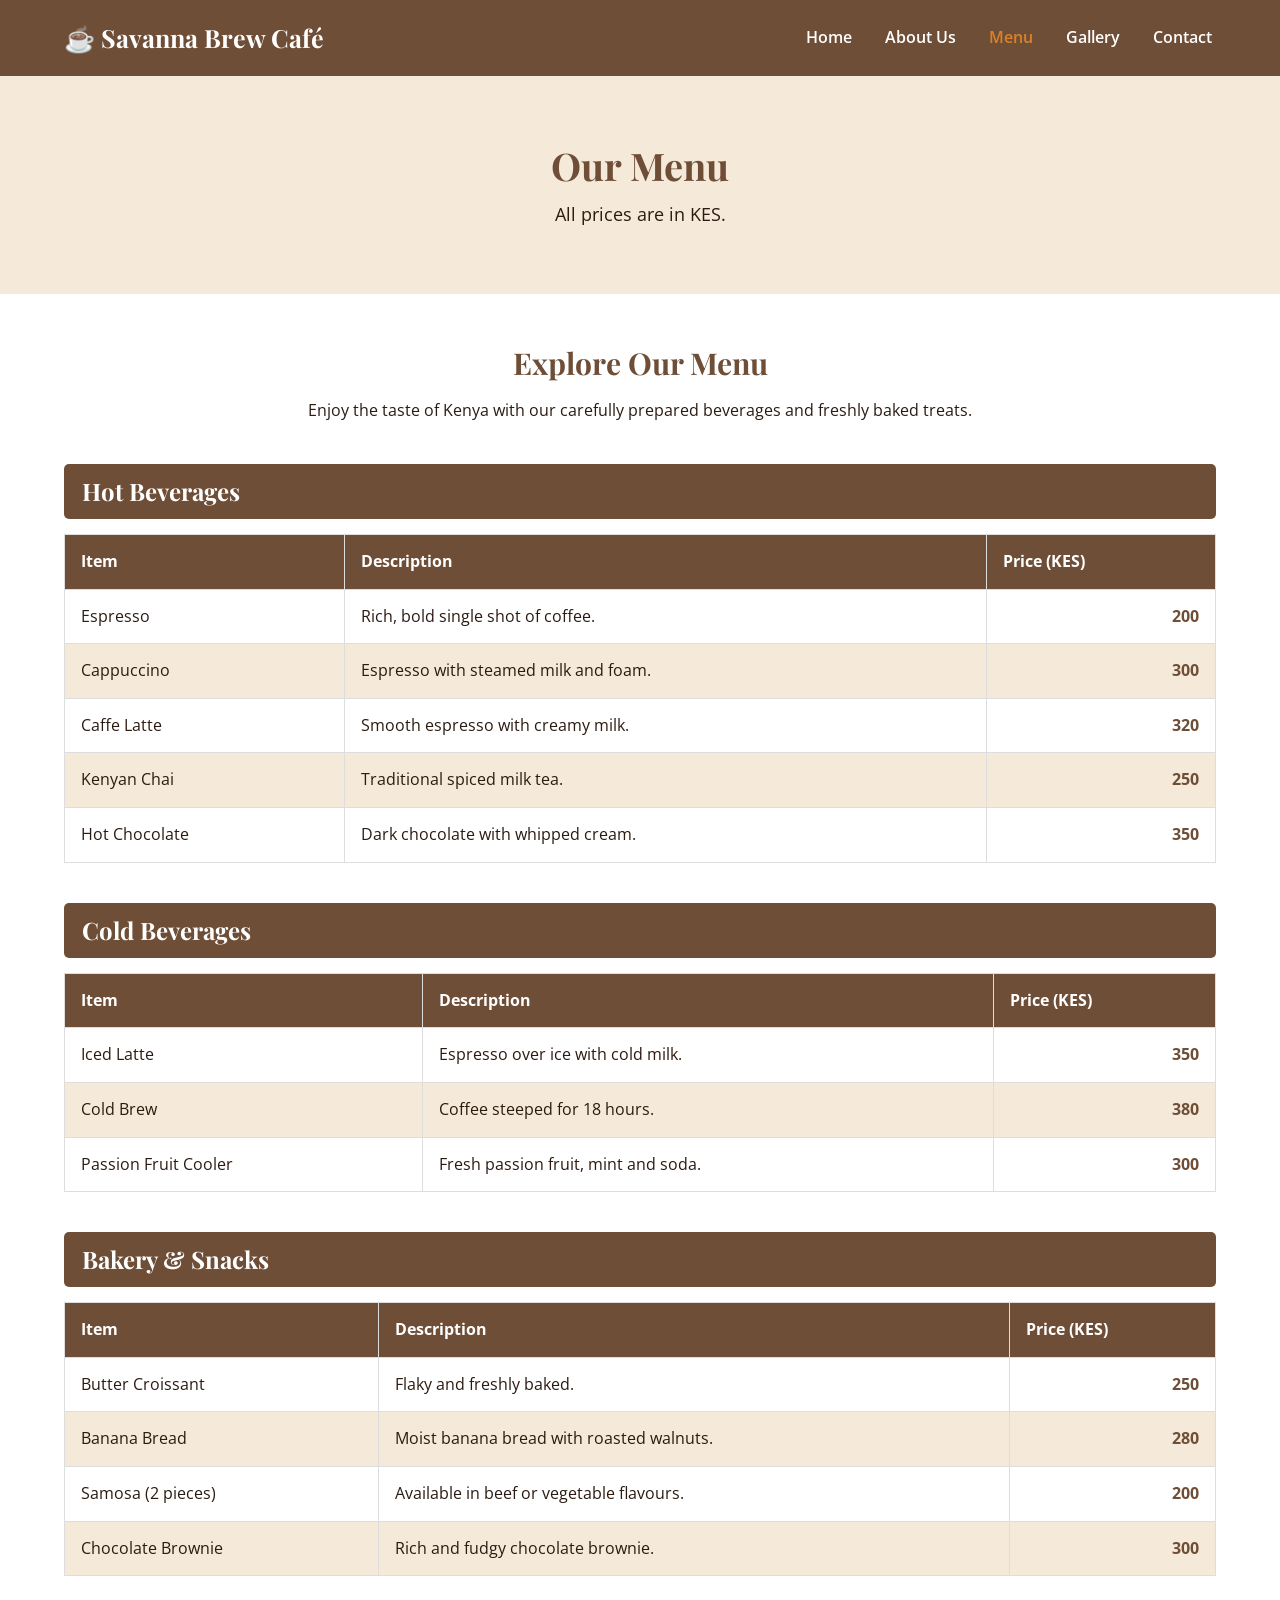
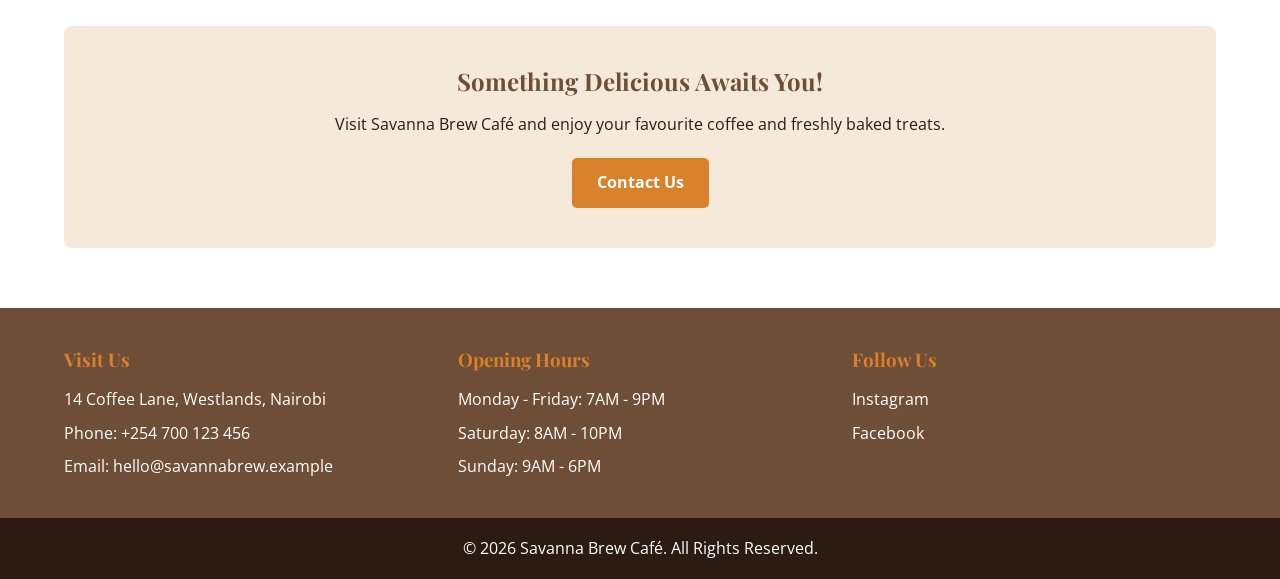
<file: menu.html>
<!DOCTYPE html>
<html lang="en">
<head>
    <meta charset="UTF-8">
    <meta name="viewport" content="width=device-width, initial-scale=1.0">

    <title>Our Menu | Savanna Brew Café</title>

    <link rel="stylesheet" href="css/style.css">

    <link href="https://fonts.googleapis.com/css2?family=Open+Sans:wght@400;600;700&family=Playfair+Display:wght@600;700&display=swap" rel="stylesheet">
</head>

<body>

    <!-- HEADER AND NAVIGATION -->
    <header>
        <div class="container">

            <div class="logo">
                <a href="index.html">☕ Savanna Brew Café</a>
            </div>

            <nav>
                <ul>
                    <li><a href="index.html">Home</a></li>
                    <li><a href="about.html">About Us</a></li>
                    <li><a href="menu.html" class="active" aria-current="page">Menu</a></li>
                    <li><a href="gallery.html">Gallery</a></li>
                    <li><a href="contact.html">Contact</a></li>
                </ul>
            </nav>

        </div>
    </header>


    <!-- MENU PAGE BANNER -->
    <section class="page-banner">
        <div class="container">
            <h1>Our Menu</h1>
            <p>All prices are in KES.</p>
                    </div>
    </section>


    <!-- MENU CONTENT -->
    <main class="container menu-section">

        <h2>Explore Our Menu</h2>

        <p class="section-intro">
            Enjoy the taste of Kenya with our carefully prepared
            beverages and freshly baked treats.
        </p>


        <!-- HOT BEVERAGES TABLE -->
        <section class="menu-category">

            <h2>Hot Beverages</h2>

            <div class="table-wrapper">

                <table>
                    <thead>
                        <tr>
                            <th scope="col">Item</th>
                            <th scope="col">Description</th>
                            <th scope="col">Price (KES)</th>
                        </tr>
                    </thead>

                    <tbody>
                        <tr>
                            <td>Espresso</td>
                            <td>Rich, bold single shot of coffee.</td>
                            <td class="price">200</td>
                        </tr>

                        <tr>
                            <td>Cappuccino</td>
                            <td>Espresso with steamed milk and foam.</td>
                            <td class="price">300</td>
                        </tr>

                        <tr>
                            <td>Caffe Latte</td>
                            <td>Smooth espresso with creamy milk.</td>
                            <td class="price">320</td>
                        </tr>

                        <tr>
                            <td>Kenyan Chai</td>
                            <td>Traditional spiced milk tea.</td>
                            <td class="price">250</td>
                        </tr>

                        <tr>
                            <td>Hot Chocolate</td>
                            <td>Dark chocolate with whipped cream.</td>
                            <td class="price">350</td>
                        </tr>
                    </tbody>
                </table>

            </div>

        </section>


        <!-- COLD BEVERAGES TABLE -->
        <section class="menu-category">

            <h2>Cold Beverages</h2>

            <div class="table-wrapper">

                <table>
                    <thead>
                        <tr>
                            <th scope="col">Item</th>
                            <th scope="col">Description</th>
                            <th scope="col">Price (KES)</th>
                        </tr>
                    </thead>

                    <tbody>
                        <tr>
                            <td>Iced Latte</td>
                            <td>Espresso over ice with cold milk.</td>
                            <td class="price">350</td>
                        </tr>

                        <tr>
                            <td>Cold Brew</td>
                            <td>Coffee steeped for 18 hours.</td>
                            <td class="price">380</td>
                        </tr>

                        <tr>
                            <td>Passion Fruit Cooler</td>
                            <td>Fresh passion fruit, mint and soda.</td>
                            <td class="price">300</td>
                        </tr>
                    </tbody>
                </table>

            </div>

        </section>


        <!-- BAKERY AND SNACKS TABLE -->
        <section class="menu-category">

            <h2>Bakery &amp; Snacks</h2>

            <div class="table-wrapper">

                <table>
                    <thead>
                        <tr>
                            <th scope="col">Item</th>
                            <th scope="col">Description</th>
                            <th scope="col">Price (KES)</th>
                        </tr>
                    </thead>

                    <tbody>
                        <tr>
                            <td>Butter Croissant</td>
                            <td>Flaky and freshly baked.</td>
                            <td class="price">250</td>
                        </tr>

                        <tr>
                            <td>Banana Bread</td>
                            <td>Moist banana bread with roasted walnuts.</td>
                            <td class="price">280</td>
                        </tr>

                        <tr>
                            <td>Samosa (2 pieces)</td>
                            <td>Available in beef or vegetable flavours.</td>
                            <td class="price">200</td>
                        </tr>

                        <tr>
                            <td>Chocolate Brownie</td>
                            <td>Rich and fudgy chocolate brownie.</td>
                            <td class="price">300</td>
                        </tr>
                    </tbody>
                </table>

            </div>

        </section>


        <!-- MENU CALL TO ACTION -->
        <section class="menu-cta">

            <h2>Something Delicious Awaits You!</h2>

            <p>
                Visit Savanna Brew Café and enjoy your favourite
                coffee and freshly baked treats.
            </p>

            <a href="contact.html" class="btn">Contact Us</a>

        </section>

    </main>


    <!-- FOOTER -->
    <footer>

        <div class="container footer-container">

            <div class="footer-column">
                <h3>Visit Us</h3>
                <p>14 Coffee Lane, Westlands, Nairobi</p>
                <p>Phone: +254 700 123 456</p>
                <p>Email: hello@savannabrew.example</p>
            </div>

            <div class="footer-column">
                <h3>Opening Hours</h3>
                <p>Monday - Friday: 7AM - 9PM</p>
                <p>Saturday: 8AM - 10PM</p>
                <p>Sunday: 9AM - 6PM</p>
            </div>

            <div class="footer-column">
                <h3>Follow Us</h3>

                <p>
                    <a href="https://www.instagram.com/"
                       target="_blank"
                       rel="noopener noreferrer">Instagram</a>
                </p>

                <p>
                    <a href="https://www.facebook.com/"
                       target="_blank"
                       rel="noopener noreferrer">Facebook</a>
                </p>
            </div>

        </div>

        <div class="copyright">
            <p>&copy; 2026 Savanna Brew Café.
               All Rights Reserved.</p>
        </div>

    </footer>

</body>
</html>
</file>
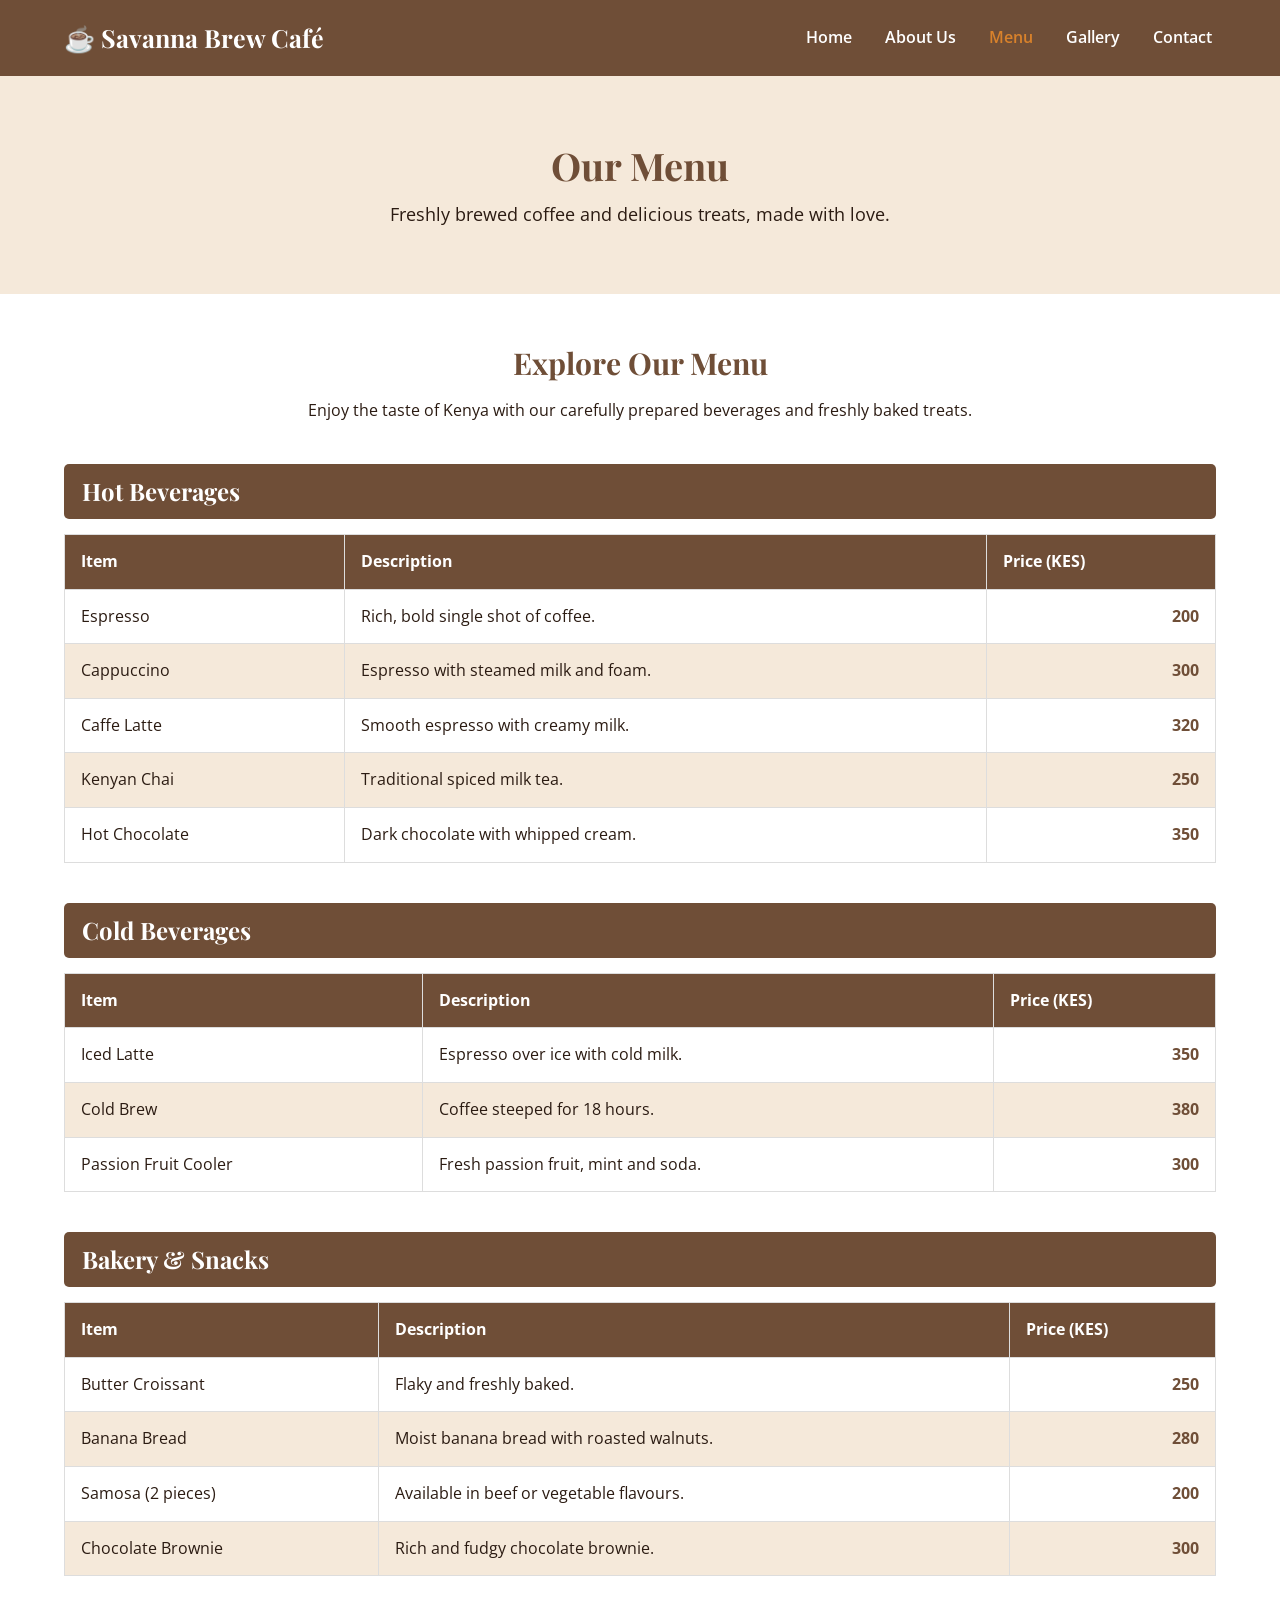
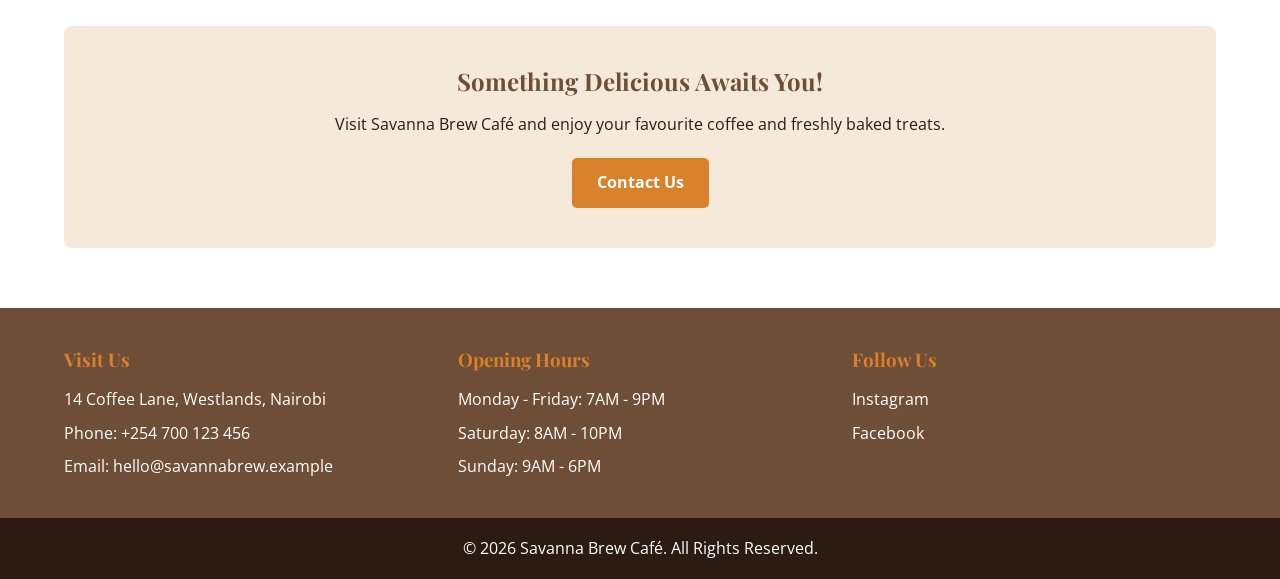
<file: menu.HTML>
<!DOCTYPE html>
<html lang="en">
<head>
    <meta charset="UTF-8">
    <meta name="viewport" content="width=device-width, initial-scale=1.0">

    <title>Our Menu | Savanna Brew Café</title>

    <link rel="stylesheet" href="css/style.css">

    <link href="https://fonts.googleapis.com/css2?family=Open+Sans:wght@400;600;700&family=Playfair+Display:wght@600;700&display=swap" rel="stylesheet">
</head>

<body>

    <!-- HEADER AND NAVIGATION -->
    <header>
        <div class="container">

            <div class="logo">
                <a href="index.html">☕ Savanna Brew Café</a>
            </div>

            <nav>
                <ul>
                    <li><a href="index.html">Home</a></li>
                    <li><a href="about.html">About Us</a></li>
                    <li><a href="menu.html" class="active" aria-current="page">Menu</a></li>
                    <li><a href="gallery.html">Gallery</a></li>
                    <li><a href="contact.html">Contact</a></li>
                </ul>
            </nav>

        </div>
    </header>


    <!-- MENU PAGE BANNER -->
    <section class="page-banner">
        <div class="container">
            <h1>Our Menu</h1>
            <p>Freshly brewed coffee and delicious treats, made with love.</p>
        </div>
    </section>


    <!-- MENU CONTENT -->
    <main class="container menu-section">

        <h2>Explore Our Menu</h2>

        <p class="section-intro">
            Enjoy the taste of Kenya with our carefully prepared
            beverages and freshly baked treats.
        </p>


        <!-- HOT BEVERAGES TABLE -->
        <section class="menu-category">

            <h2>Hot Beverages</h2>

            <div class="table-wrapper">

                <table>
                    <thead>
                        <tr>
                            <th scope="col">Item</th>
                            <th scope="col">Description</th>
                            <th scope="col">Price (KES)</th>
                        </tr>
                    </thead>

                    <tbody>
                        <tr>
                            <td>Espresso</td>
                            <td>Rich, bold single shot of coffee.</td>
                            <td class="price">200</td>
                        </tr>

                        <tr>
                            <td>Cappuccino</td>
                            <td>Espresso with steamed milk and foam.</td>
                            <td class="price">300</td>
                        </tr>

                        <tr>
                            <td>Caffe Latte</td>
                            <td>Smooth espresso with creamy milk.</td>
                            <td class="price">320</td>
                        </tr>

                        <tr>
                            <td>Kenyan Chai</td>
                            <td>Traditional spiced milk tea.</td>
                            <td class="price">250</td>
                        </tr>

                        <tr>
                            <td>Hot Chocolate</td>
                            <td>Dark chocolate with whipped cream.</td>
                            <td class="price">350</td>
                        </tr>
                    </tbody>
                </table>

            </div>

        </section>


        <!-- COLD BEVERAGES TABLE -->
        <section class="menu-category">

            <h2>Cold Beverages</h2>

            <div class="table-wrapper">

                <table>
                    <thead>
                        <tr>
                            <th scope="col">Item</th>
                            <th scope="col">Description</th>
                            <th scope="col">Price (KES)</th>
                        </tr>
                    </thead>

                    <tbody>
                        <tr>
                            <td>Iced Latte</td>
                            <td>Espresso over ice with cold milk.</td>
                            <td class="price">350</td>
                        </tr>

                        <tr>
                            <td>Cold Brew</td>
                            <td>Coffee steeped for 18 hours.</td>
                            <td class="price">380</td>
                        </tr>

                        <tr>
                            <td>Passion Fruit Cooler</td>
                            <td>Fresh passion fruit, mint and soda.</td>
                            <td class="price">300</td>
                        </tr>
                    </tbody>
                </table>

            </div>

        </section>


        <!-- BAKERY AND SNACKS TABLE -->
        <section class="menu-category">

            <h2>Bakery &amp; Snacks</h2>

            <div class="table-wrapper">

                <table>
                    <thead>
                        <tr>
                            <th scope="col">Item</th>
                            <th scope="col">Description</th>
                            <th scope="col">Price (KES)</th>
                        </tr>
                    </thead>

                    <tbody>
                        <tr>
                            <td>Butter Croissant</td>
                            <td>Flaky and freshly baked.</td>
                            <td class="price">250</td>
                        </tr>

                        <tr>
                            <td>Banana Bread</td>
                            <td>Moist banana bread with roasted walnuts.</td>
                            <td class="price">280</td>
                        </tr>

                        <tr>
                            <td>Samosa (2 pieces)</td>
                            <td>Available in beef or vegetable flavours.</td>
                            <td class="price">200</td>
                        </tr>

                        <tr>
                            <td>Chocolate Brownie</td>
                            <td>Rich and fudgy chocolate brownie.</td>
                            <td class="price">300</td>
                        </tr>
                    </tbody>
                </table>

            </div>

        </section>


        <!-- MENU CALL TO ACTION -->
        <section class="menu-cta">

            <h2>Something Delicious Awaits You!</h2>

            <p>
                Visit Savanna Brew Café and enjoy your favourite
                coffee and freshly baked treats.
            </p>

            <a href="contact.html" class="btn">Contact Us</a>

        </section>

    </main>


    <!-- FOOTER -->
    <footer>

        <div class="container footer-container">

            <div class="footer-column">
                <h3>Visit Us</h3>
                <p>14 Coffee Lane, Westlands, Nairobi</p>
                <p>Phone: +254 700 123 456</p>
                <p>Email: hello@savannabrew.example</p>
            </div>

            <div class="footer-column">
                <h3>Opening Hours</h3>
                <p>Monday - Friday: 7AM - 9PM</p>
                <p>Saturday: 8AM - 10PM</p>
                <p>Sunday: 9AM - 6PM</p>
            </div>

            <div class="footer-column">
                <h3>Follow Us</h3>

                <p>
                    <a href="https://www.instagram.com/"
                       target="_blank"
                       rel="noopener noreferrer">Instagram</a>
                </p>

                <p>
                    <a href="https://www.facebook.com/"
                       target="_blank"
                       rel="noopener noreferrer">Facebook</a>
                </p>
            </div>

        </div>

        <div class="copyright">
            <p>&copy; 2026 Savanna Brew Café.
               All Rights Reserved.</p>
        </div>

    </footer>

</body>
</html>
</file>
<file: css/style.css>
/* =========================================
   SAVANNA BREW CAFE WEBSITE
   Main External CSS Stylesheet
========================================= */


/* 1. CSS VARIABLES */

:root {
    --coffee-brown: #6F4E37;
    --cream: #F5E9DA;
    --orange: #D9822B;
    --dark-brown: #2B1B12;
    --white: #FFFFFF;
    --light-grey: #F7F7F7;
    --border-grey: #DDDDDD;
}


/* 2. GENERAL STYLING */

* {
    margin: 0;
    padding: 0;
    box-sizing: border-box;
}

html {
    scroll-behavior: smooth;
}

body {
    font-family: 'Open Sans', Arial, sans-serif;
    font-size: 16px;
    line-height: 1.6;
    color: var(--dark-brown);
    background-color: var(--white);
}

h1, h2, h3, h4 {
    font-family: 'Playfair Display', Georgia, serif;
    color: var(--coffee-brown);
    line-height: 1.3;
    margin-bottom: 15px;
}

p {
    margin-bottom: 15px;
}

a {
    text-decoration: none;
    color: var(--coffee-brown);
}

img {
    max-width: 100%;
    display: block;
}

.container {
    width: 90%;
    max-width: 1200px;
    margin: 0 auto;
}


/* 3. HEADER AND NAVIGATION */

header {
    background-color: var(--coffee-brown);
    color: var(--white);
    padding: 18px 0;
}

header .container {
    display: flex;
    justify-content: space-between;
    align-items: center;
    flex-wrap: wrap;
    gap: 15px;
}

.logo a {
    color: var(--white);
    font-family: 'Playfair Display', Georgia, serif;
    font-size: 25px;
    font-weight: 700;
}

nav ul {
    display: flex;
    align-items: center;
    list-style: none;
    gap: 25px;
}

nav ul li a {
    color: var(--white);
    font-weight: 600;
    padding: 8px 4px;
    transition: color 0.3s ease;
}

nav ul li a:hover,
nav ul li a:focus,
nav ul li a.active {
    color: var(--orange);
}


/* 4. PAGE BANNER */

.page-banner {
    background-color: var(--cream);
    text-align: center;
    padding: 65px 20px;
}

.page-banner h1 {
    font-size: 38px;
    margin-bottom: 10px;
}

.page-banner p {
    font-size: 18px;
    margin-bottom: 0;
}


/* 5. BUTTONS */

.btn {
    display: inline-block;
    background-color: var(--orange);
    color: var(--white);
    padding: 12px 25px;
    border: none;
    border-radius: 5px;
    font-size: 16px;
    font-weight: 700;
    cursor: pointer;
    transition: background-color 0.3s ease,
                transform 0.3s ease;
}

.btn:hover,
.btn:focus {
    background-color: var(--coffee-brown);
    transform: translateY(-2px);
}


/* 6. HOME PAGE HERO SECTION */

.hero,
.hero-section {
    min-height: 500px;
    background:
        linear-gradient(rgba(43, 27, 18, 0.65),
                        rgba(43, 27, 18, 0.65)),
        url('../images/hero.jpg');

    background-size: cover;
    background-position: center;
    display: flex;
    align-items: center;
    justify-content: center;
    text-align: center;
    padding: 60px 20px;
    color: var(--white);
}

.hero h1,
.hero-section h1 {
    color: var(--white);
    font-size: 46px;
}

.hero p,
.hero-section p {
    color: var(--white);
    font-size: 19px;
    max-width: 750px;
    margin: 0 auto 25px;
}

.hero-content {
    max-width: 850px;
    margin: 0 auto;
}


/* 7. HOME PAGE FEATURE CARDS */

.feature-cards,
.features-container,
.cards-container {
    display: grid;
    grid-template-columns: repeat(3, 1fr);
    gap: 25px;
    margin: 40px 0;
}

.feature-card,
.feature-item,
.card {
    background-color: var(--white);
    padding: 25px;
    border-radius: 8px;
    box-shadow: 0 3px 12px rgba(0, 0, 0, 0.10);
    text-align: center;
    transition: transform 0.3s ease,
                box-shadow 0.3s ease;
}

.feature-card:hover,
.feature-item:hover,
.card:hover {
    transform: translateY(-6px);
    box-shadow: 0 8px 20px rgba(0, 0, 0, 0.15);
}

.feature-card img,
.feature-item img,
.card img {
    width: 100%;
    height: 200px;
    object-fit: cover;
    border-radius: 6px;
    margin-bottom: 15px;
}


/* 8. GENERAL SECTION INTRODUCTIONS */

.section-intro {
    text-align: center;
    max-width: 750px;
    margin: 0 auto 30px;
}


/* 9. ABOUT PAGE */

.about-section {
    display: grid;
    grid-template-columns: 1fr 1fr;
    gap: 40px;
    align-items: center;
    padding-top: 60px;
    padding-bottom: 60px;
}

.about-image img {
    width: 100%;
    height: 400px;
    object-fit: cover;
    border-radius: 10px;
}

.about-content h2 {
    font-size: 30px;
}

.about-content p {
    margin-bottom: 18px;
}


/* 10. OUR VALUES */

.values-section {
    padding-top: 40px;
    padding-bottom: 60px;
    text-align: center;
}

.values-container {
    display: grid;
    grid-template-columns: repeat(3, 1fr);
    gap: 25px;
    margin-top: 30px;
}

.value-card {
    background-color: var(--cream);
    padding: 30px 20px;
    border-radius: 8px;
    transition: transform 0.3s ease;
}

.value-card:hover {
    transform: translateY(-5px);
}

.value-card h3 {
    color: var(--coffee-brown);
}


/* 11. FOUNDER'S QUOTE */

.quote-section {
    background-color: var(--cream);
    padding: 40px 30px;
    margin-bottom: 60px;
    border-left: 5px solid var(--orange);
    border-radius: 5px;
    text-align: center;
}

.quote-section blockquote {
    font-family: 'Playfair Display', Georgia, serif;
    font-size: 22px;
    font-style: italic;
    color: var(--coffee-brown);
}

.quote-author {
    font-weight: 700;
    margin-top: 15px;
}


/* 12. MENU PAGE */

.menu-section {
    padding-top: 50px;
    padding-bottom: 60px;
}

.menu-section > h2 {
    text-align: center;
    font-size: 30px;
}

.menu-category {
    margin-top: 40px;
}

.menu-category h2 {
    background-color: var(--coffee-brown);
    color: var(--white);
    padding: 12px 18px;
    border-radius: 5px;
    font-size: 24px;
}


/* 13. MENU TABLES */

.table-wrapper {
    width: 100%;
    overflow-x: auto;
    margin-top: 15px;
}

table {
    width: 100%;
    min-width: 550px;
    border-collapse: collapse;
    background-color: var(--white);
}

thead {
    background-color: var(--coffee-brown);
    color: var(--white);
}

th, td {
    padding: 14px 16px;
    text-align: left;
    border: 1px solid var(--border-grey);
}

th {
    font-weight: 700;
}

tbody tr:nth-child(even) {
    background-color: var(--cream);
}

tbody tr:hover {
    background-color: #F0DCC6;
}

.price {
    text-align: right;
    font-weight: 700;
    color: var(--coffee-brown);
}


/* 14. MENU CALL TO ACTION */

.menu-cta,
.gallery-cta {
    background-color: var(--cream);
    text-align: center;
    padding: 40px 20px;
    margin-top: 50px;
    border-radius: 8px;
}

.menu-cta p,
.gallery-cta p {
    margin-bottom: 20px;
}


/* 15. GALLERY PAGE */

.gallery-section {
    padding-top: 50px;
    padding-bottom: 60px;
}

.gallery-section > h2 {
    text-align: center;
    font-size: 30px;
}

.gallery-grid {
    display: grid;
    grid-template-columns: repeat(4, 1fr);
    gap: 20px;
    margin-top: 35px;
}

.gallery-item {
    overflow: hidden;
    background-color: var(--cream);
    border-radius: 8px;
    box-shadow: 0 3px 10px rgba(0, 0, 0, 0.10);
}

.gallery-item img {
    width: 100%;
    height: 220px;
    object-fit: cover;
    transition: transform 0.4s ease;
}

.gallery-item:hover img {
    transform: scale(1.07);
}

.gallery-item figcaption {
    padding: 13px;
    text-align: center;
    font-weight: 600;
    color: var(--coffee-brown);
}


/* 16. CONTACT PAGE */

.contact-section {
    padding-top: 50px;
    padding-bottom: 60px;
}

.contact-section > h2 {
    text-align: center;
    font-size: 30px;
}

.contact-container {
    display: grid;
    grid-template-columns: 1.5fr 1fr;
    gap: 40px;
    align-items: start;
    margin-top: 35px;
}


/* 17. RESERVATION FORM */

.reservation-form {
    background-color: var(--cream);
    padding: 30px;
    border-radius: 8px;
}

.reservation-form h2,
.contact-information h2 {
    font-size: 25px;
    margin-bottom: 25px;
}

.form-group {
    margin-bottom: 20px;
}

.form-group label,
.form-group legend {
    display: block;
    font-weight: 700;
    margin-bottom: 8px;
}

.form-group input:not([type="radio"]),
.form-group select,
.form-group textarea {
    width: 100%;
    padding: 12px;
    border: 1px solid var(--border-grey);
    border-radius: 5px;
    font-family: inherit;
    font-size: 16px;
    background-color: var(--white);
}

.form-group textarea {
    resize: vertical;
}

.form-group input:focus,
.form-group select:focus,
.form-group textarea:focus {
    outline: 2px solid var(--orange);
    border-color: var(--orange);
}

.radio-group {
    display: flex;
    flex-wrap: wrap;
    gap: 20px;
}

.radio-group label {
    display: flex;
    align-items: center;
    gap: 7px;
    font-weight: 400;
    cursor: pointer;
}

.radio-group input {
    accent-color: var(--coffee-brown);
}

.reservation-form button {
    width: 100%;
}


/* 18. CONTACT INFORMATION */

.contact-information {
    background-color: var(--white);
    padding: 30px;
    border: 1px solid var(--border-grey);
    border-radius: 8px;
}

.contact-details h3 {
    color: var(--coffee-brown);
    font-size: 18px;
    margin-top: 20px;
    margin-bottom: 5px;
}

.contact-details a {
    color: var(--orange);
    font-weight: 600;
}

.contact-details a:hover {
    color: var(--coffee-brown);
    text-decoration: underline;
}


/* 19. FOOTER */

footer {
    background-color: var(--coffee-brown);
    color: var(--white);
    padding-top: 40px;
}

.footer-container {
    display: grid;
    grid-template-columns: repeat(3, 1fr);
    gap: 30px;
    padding-bottom: 30px;
}

.footer-column h3 {
    color: var(--orange);
    margin-bottom: 15px;
}

.footer-column p {
    margin-bottom: 8px;
}

.footer-column a {
    color: var(--white);
}

.footer-column a:hover {
    color: var(--orange);
    text-decoration: underline;
}

.copyright {
    text-align: center;
    padding: 18px;
    background-color: var(--dark-brown);
}

.copyright p {
    margin: 0;
}


/* 20. RESPONSIVE DESIGN - TABLETS */

@media screen and (max-width: 992px) {

    .gallery-grid {
        grid-template-columns: repeat(2, 1fr);
    }

    .feature-cards,
    .features-container,
    .cards-container,
    .values-container {
        grid-template-columns: repeat(2, 1fr);
    }

    .about-section {
        gap: 25px;
    }

    nav ul {
        gap: 15px;
    }
}


/* 21. RESPONSIVE DESIGN - MOBILE PHONES */

@media screen and (max-width: 768px) {

    header .container {
        flex-direction: column;
        text-align: center;
    }

    nav {
        width: 100%;
    }

    nav ul {
        justify-content: center;
        flex-wrap: wrap;
        gap: 10px 18px;
    }

    nav ul li a {
        font-size: 14px;
    }

    .page-banner {
        padding: 45px 15px;
    }

    .page-banner h1 {
        font-size: 30px;
    }

    .hero,
    .hero-section {
        min-height: 400px;
    }

    .hero h1,
    .hero-section h1 {
        font-size: 32px;
    }

    .hero p,
    .hero-section p {
        font-size: 16px;
    }

    .about-section {
        grid-template-columns: 1fr;
        padding-top: 35px;
        padding-bottom: 35px;
    }

    .about-image img {
        height: 300px;
    }

    .feature-cards,
    .features-container,
    .cards-container,
    .values-container {
        grid-template-columns: 1fr;
    }

    .gallery-grid {
        grid-template-columns: repeat(2, 1fr);
        gap: 12px;
    }

    .gallery-item img {
        height: 180px;
    }

    .contact-container {
        grid-template-columns: 1fr;
    }

    .footer-container {
        grid-template-columns: 1fr;
        text-align: center;
        gap: 20px;
    }

    .reservation-form,
    .contact-information {
        padding: 20px;
    }

}


/* 22. SMALL MOBILE PHONES */

@media screen and (max-width: 480px) {

    .container {
        width: 94%;
    }

    .logo a {
        font-size: 21px;
    }

    .gallery-grid {
        grid-template-columns: 1fr;
    }

    .gallery-item img {
        height: 230px;
    }

    .hero h1,
    .hero-section h1 {
        font-size: 27px;
    }

    .quote-section blockquote {
        font-size: 18px;
    }

    .radio-group {
        flex-direction: column;
        gap: 10px;
    }

}
</file>
